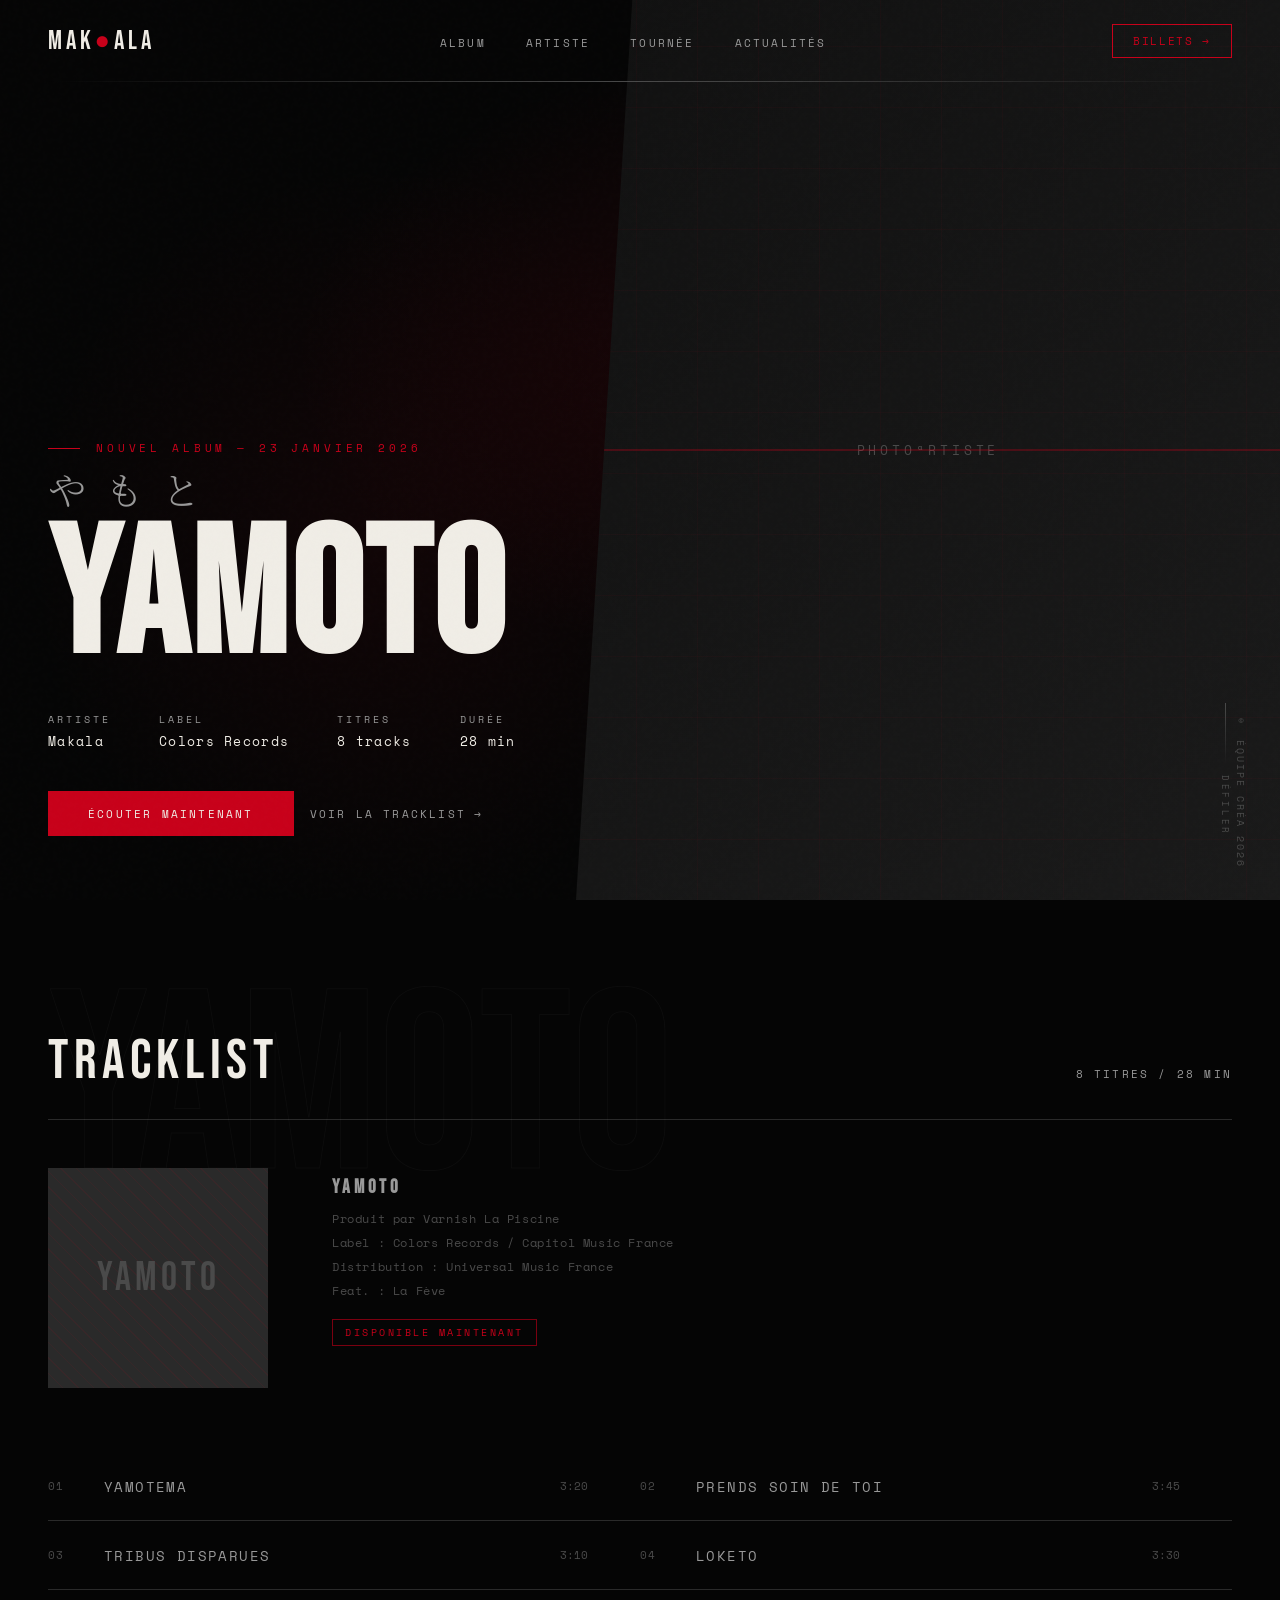
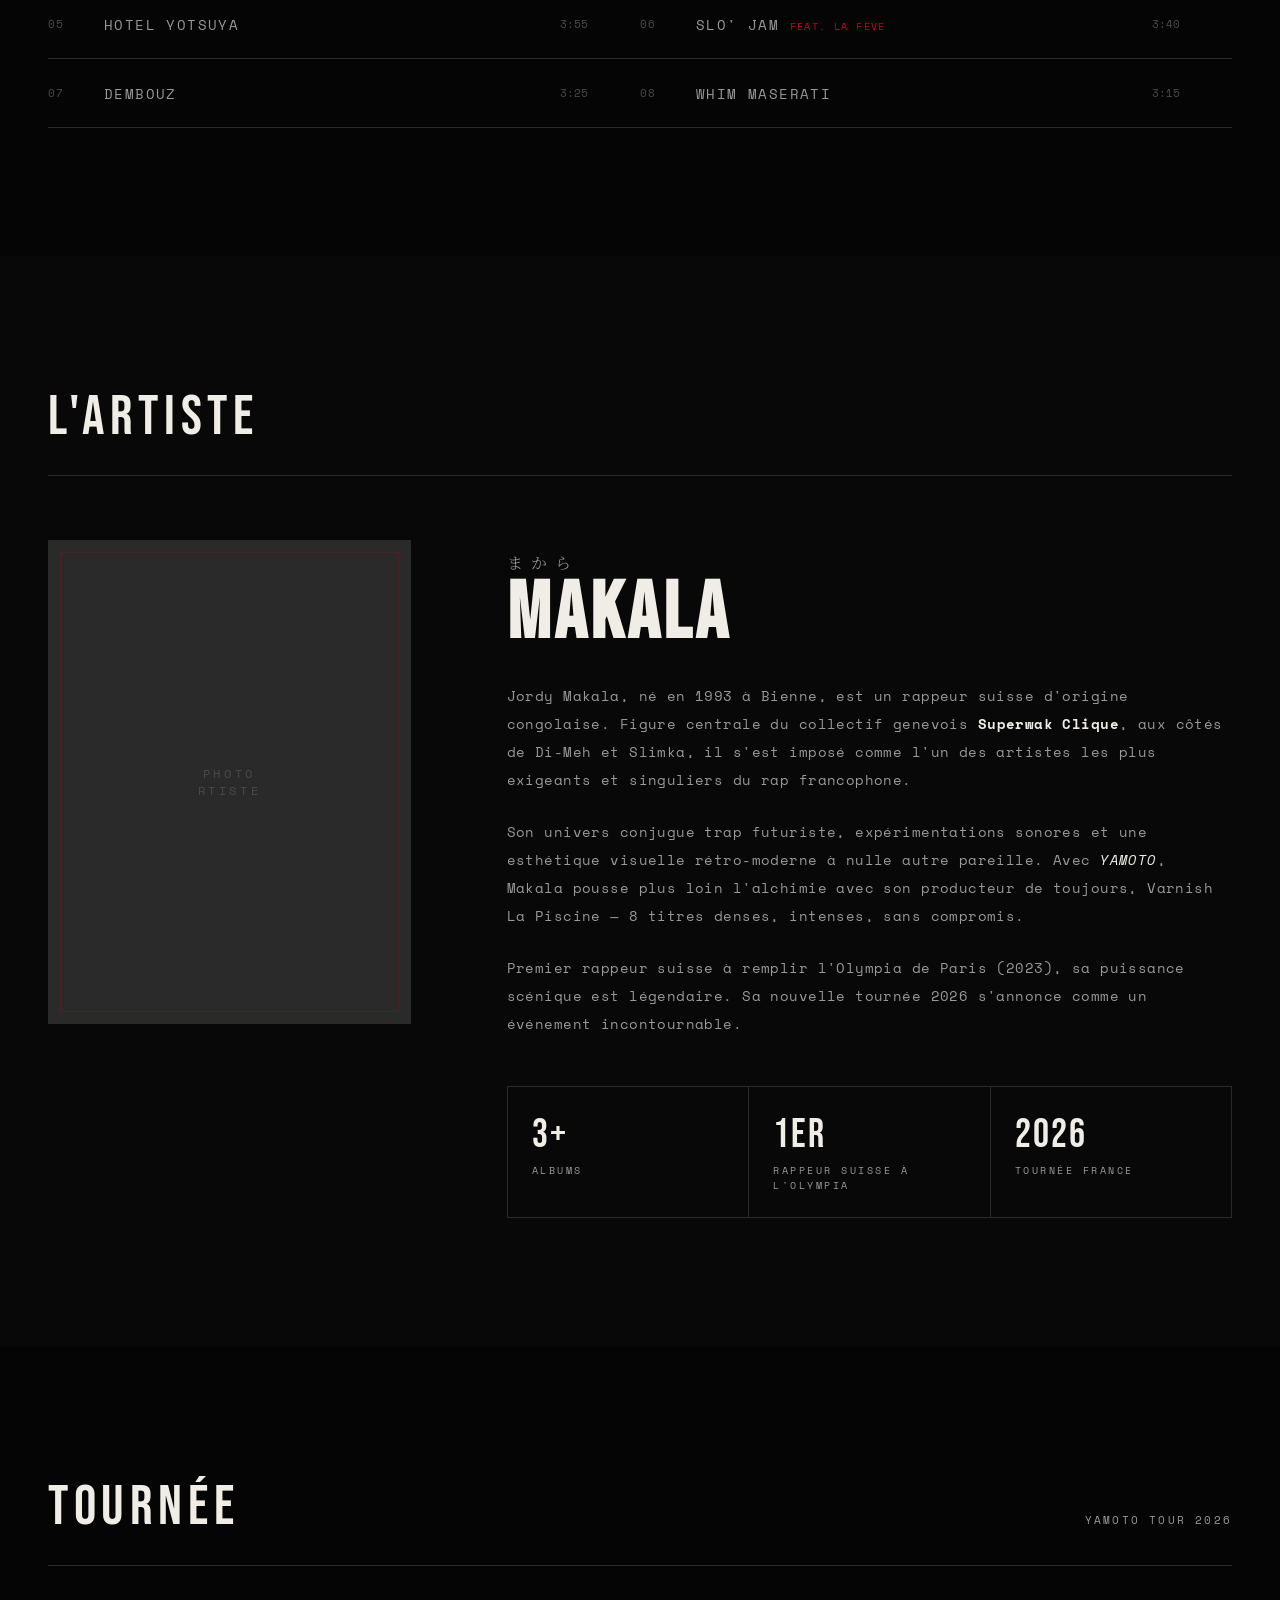
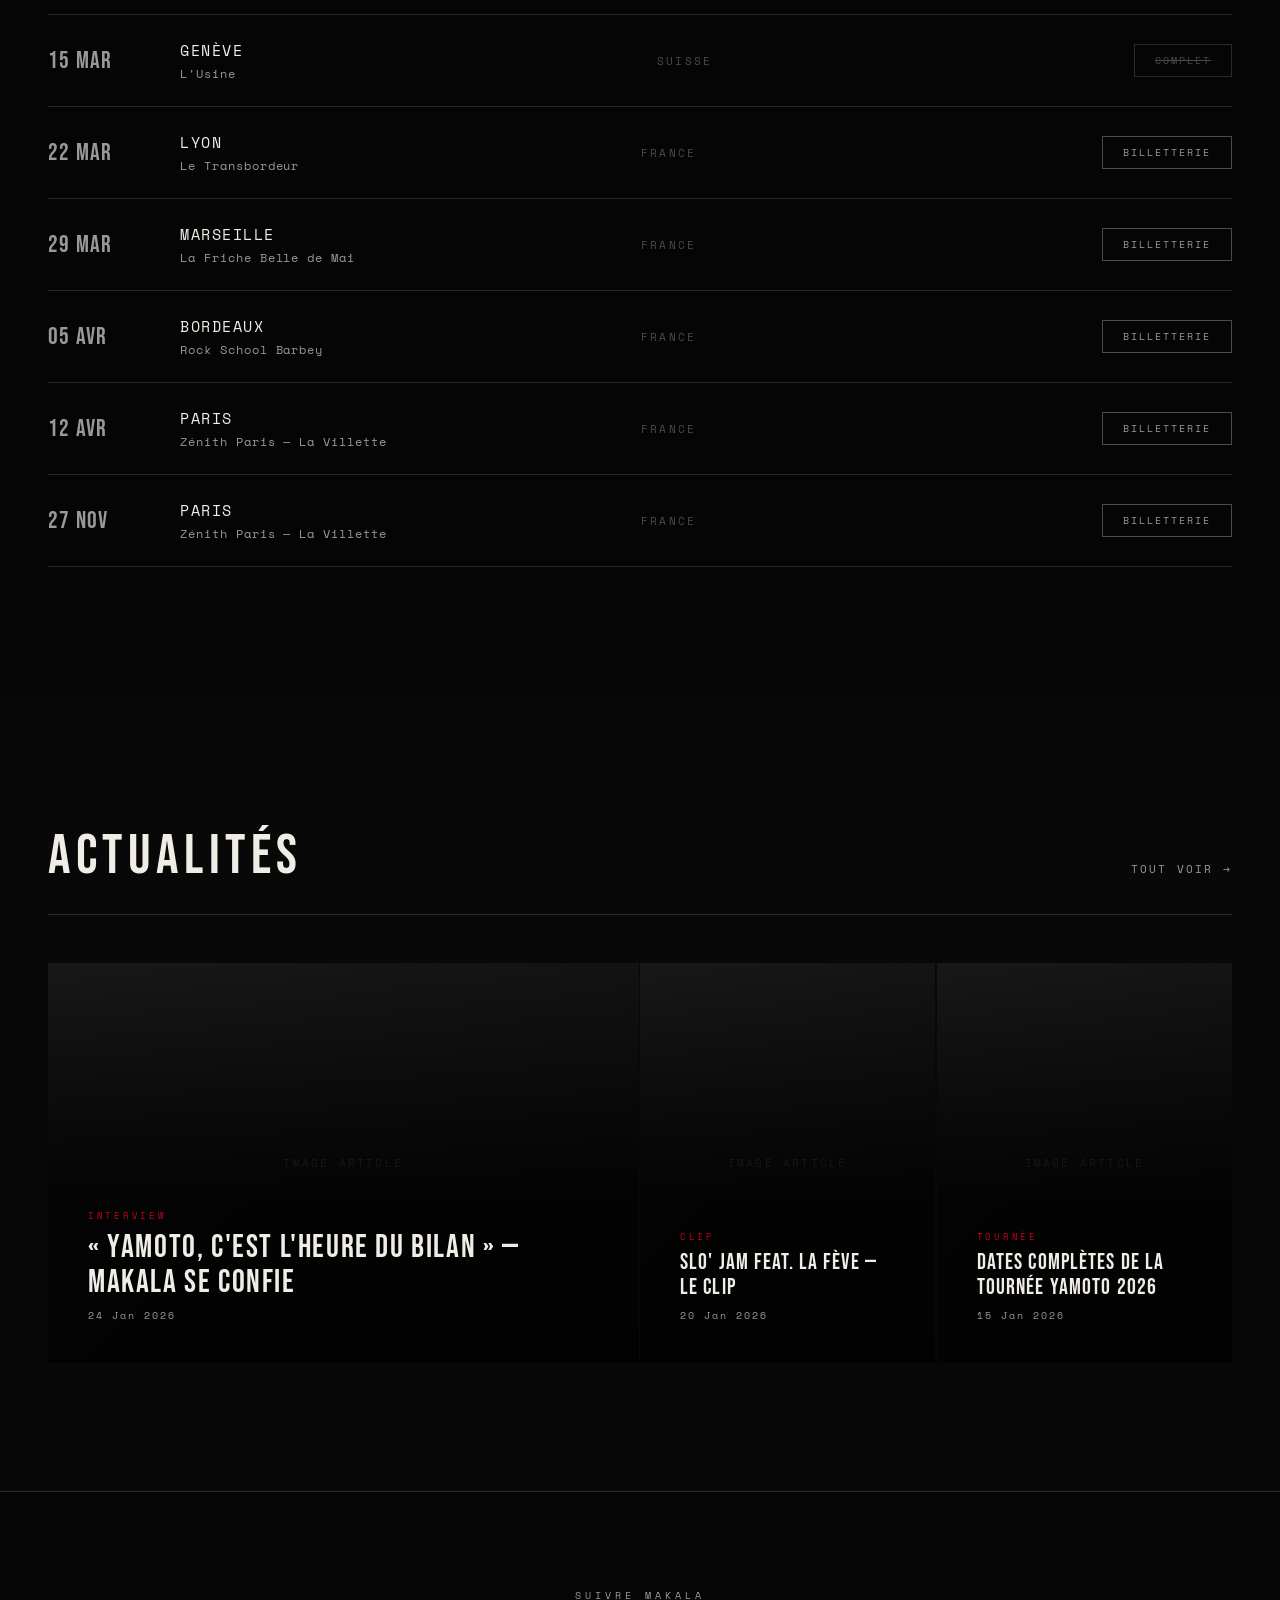
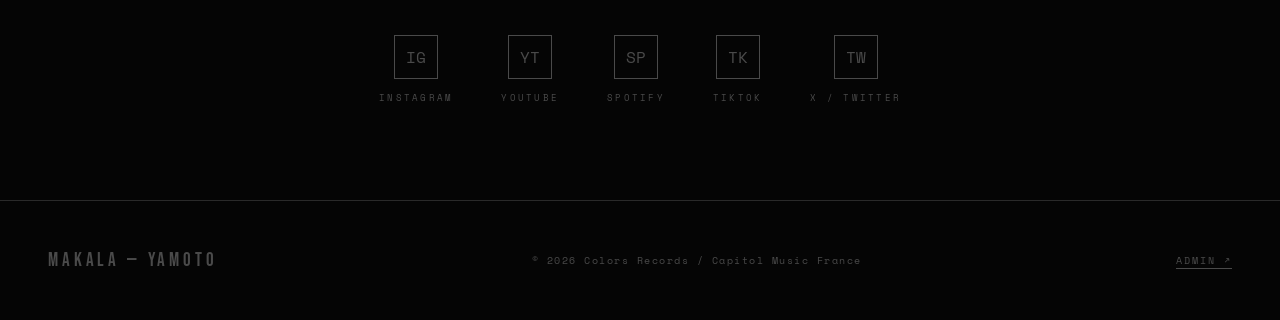
<file: public/index.html>
<!DOCTYPE html>
<html lang="fr">
<head>
<meta charset="UTF-8">
<meta name="viewport" content="width=device-width, initial-scale=1.0">
<title>YAMOTO — MAKALA</title>
<link rel="preconnect" href="https://fonts.googleapis.com">
<link rel="preconnect" href="https://fonts.gstatic.com" crossorigin>
<link href="https://fonts.googleapis.com/css2?family=Bebas+Neue&family=Space+Mono:ital,wght@0,400;0,700;1,400&family=Noto+Serif+JP:wght@300;400&display=swap" rel="stylesheet">
<style>
  :root {
    --black: #050505;
    --white: #f0ede6;
    --red: #c8001a;
    --red-dim: #7a0010;
    --gray: #2a2a2a;
    --gray-mid: #4a4a4a;
    --gray-light: #999;
    --font-display: 'Bebas Neue', sans-serif;
    --font-mono: 'Space Mono', monospace;
    --font-jp: 'Noto Serif JP', serif;
  }

  *, *::before, *::after { box-sizing: border-box; margin: 0; padding: 0; }

  html { scroll-behavior: smooth; }

  body {
    background: var(--black);
    color: var(--white);
    font-family: var(--font-mono);
    font-size: 14px;
    overflow-x: hidden;
    cursor: crosshair;
  }

  a { color: inherit; text-decoration: none; }

  /* ─── NOISE OVERLAY ─── */
  body::before {
    content: '';
    position: fixed;
    inset: 0;
    background-image: url("data:image/svg+xml,%3Csvg viewBox='0 0 200 200' xmlns='http://www.w3.org/2000/svg'%3E%3Cfilter id='n'%3E%3CfeTurbulence type='fractalNoise' baseFrequency='0.9' numOctaves='4' stitchTiles='stitch'/%3E%3C/filter%3E%3Crect width='100%25' height='100%25' filter='url(%23n)' opacity='0.04'/%3E%3C/svg%3E");
    pointer-events: none;
    z-index: 999;
    opacity: 0.35;
  }

  /* ─── NAV ─── */
  nav {
    position: fixed;
    top: 0; left: 0; right: 0;
    z-index: 100;
    display: flex;
    align-items: center;
    justify-content: space-between;
    padding: 1.5rem 3rem;
    mix-blend-mode: normal;
  }

  nav::after {
    content: '';
    position: absolute;
    bottom: 0; left: 3rem; right: 3rem;
    height: 1px;
    background: linear-gradient(90deg, transparent, var(--gray-mid), transparent);
  }

  .nav-logo {
    font-family: var(--font-display);
    font-size: 1.6rem;
    letter-spacing: 0.15em;
    color: var(--white);
  }

  .nav-logo span {
    color: var(--red);
  }

  .nav-links {
    display: flex;
    gap: 2.5rem;
    list-style: none;
  }

  .nav-links a {
    font-size: 11px;
    letter-spacing: 0.2em;
    text-transform: uppercase;
    color: var(--gray-light);
    transition: color 0.2s;
  }

  .nav-links a:hover { color: var(--white); }

  .nav-cta {
    font-size: 11px;
    letter-spacing: 0.15em;
    text-transform: uppercase;
    border: 1px solid var(--red);
    color: var(--red);
    padding: 0.5rem 1.25rem;
    transition: all 0.2s;
  }

  .nav-cta:hover {
    background: var(--red);
    color: var(--white);
  }

  /* ─── HERO ─── */
  #hero {
    min-height: 100vh;
    display: flex;
    flex-direction: column;
    justify-content: flex-end;
    padding: 0 3rem 4rem;
    position: relative;
    overflow: hidden;
  }

  .hero-bg {
    position: absolute;
    inset: 0;
    background:
      radial-gradient(ellipse 60% 50% at 65% 40%, rgba(200,0,26,0.12) 0%, transparent 70%),
      radial-gradient(ellipse 40% 60% at 30% 60%, rgba(200,0,26,0.06) 0%, transparent 70%),
      var(--black);
  }

  .hero-image-placeholder {
    position: absolute;
    right: 0; top: 0; bottom: 0;
    width: 55%;
    background: linear-gradient(135deg, #111 0%, #1a1a1a 100%);
    clip-path: polygon(8% 0%, 100% 0%, 100% 100%, 0% 100%);
    display: flex;
    align-items: center;
    justify-content: center;
    overflow: hidden;
  }

  .hero-image-placeholder::before {
    content: '';
    position: absolute;
    inset: 0;
    background:
      repeating-linear-gradient(0deg, transparent, transparent 60px, rgba(200,0,26,0.04) 60px, rgba(200,0,26,0.04) 61px),
      repeating-linear-gradient(90deg, transparent, transparent 60px, rgba(200,0,26,0.04) 60px, rgba(200,0,26,0.04) 61px);
  }

  .hero-image-placeholder::after {
    content: 'PHOTO\AARTISTE';
    white-space: pre;
    font-family: var(--font-mono);
    font-size: 13px;
    letter-spacing: 0.3em;
    color: var(--gray-mid);
    text-align: center;
    text-transform: uppercase;
  }

  .hero-image-placeholder .img-credit {
    position: absolute;
    bottom: 2rem;
    right: 2rem;
    font-size: 10px;
    letter-spacing: 0.2em;
    color: var(--gray-mid);
    text-transform: uppercase;
    writing-mode: vertical-rl;
  }

  /* Scanline on image */
  .hero-image-placeholder .scanline {
    position: absolute;
    left: 0; right: 0;
    height: 2px;
    background: rgba(200,0,26,0.3);
    animation: scan 4s linear infinite;
  }

  @keyframes scan {
    0% { top: -2px; opacity: 0; }
    5% { opacity: 1; }
    95% { opacity: 1; }
    100% { top: 100%; opacity: 0; }
  }

  .hero-content {
    position: relative;
    z-index: 10;
    max-width: 55%;
  }

  .hero-eyebrow {
    font-size: 11px;
    letter-spacing: 0.35em;
    text-transform: uppercase;
    color: var(--red);
    margin-bottom: 1rem;
    display: flex;
    align-items: center;
    gap: 1rem;
  }

  .hero-eyebrow::before {
    content: '';
    display: block;
    width: 2rem;
    height: 1px;
    background: var(--red);
  }

  h1 {
    font-family: var(--font-display);
    font-size: clamp(6rem, 14vw, 13rem);
    line-height: 0.9;
    letter-spacing: 0.02em;
    color: var(--white);
    margin-bottom: 0.5rem;
  }

  h1 .jp {
    font-family: var(--font-jp);
    font-size: clamp(1.5rem, 3vw, 2.8rem);
    font-weight: 300;
    letter-spacing: 0.5em;
    color: var(--gray-light);
    display: block;
    margin-bottom: 0.75rem;
  }

  .hero-meta {
    margin-top: 2rem;
    display: flex;
    align-items: center;
    gap: 3rem;
  }

  .hero-meta-item {
    display: flex;
    flex-direction: column;
    gap: 0.25rem;
  }

  .meta-label {
    font-size: 10px;
    letter-spacing: 0.3em;
    text-transform: uppercase;
    color: var(--gray-light);
  }

  .meta-value {
    font-size: 13px;
    letter-spacing: 0.1em;
    color: var(--white);
  }

  .hero-actions {
    margin-top: 2.5rem;
    display: flex;
    gap: 1rem;
    align-items: center;
  }

  .btn-primary {
    background: var(--red);
    color: var(--white);
    padding: 0.9rem 2.5rem;
    font-family: var(--font-mono);
    font-size: 11px;
    letter-spacing: 0.2em;
    text-transform: uppercase;
    border: none;
    cursor: pointer;
    transition: all 0.2s;
    display: inline-block;
  }

  .btn-primary:hover {
    background: #e8001f;
    transform: translateY(-1px);
  }

  .btn-secondary {
    font-size: 11px;
    letter-spacing: 0.2em;
    text-transform: uppercase;
    color: var(--gray-light);
    display: flex;
    align-items: center;
    gap: 0.5rem;
    transition: color 0.2s;
  }

  .btn-secondary::after {
    content: '→';
    transition: transform 0.2s;
  }

  .btn-secondary:hover { color: var(--white); }
  .btn-secondary:hover::after { transform: translateX(4px); }

  .hero-scroll {
    position: absolute;
    bottom: 4rem;
    right: 3rem;
    display: flex;
    flex-direction: column;
    align-items: center;
    gap: 0.75rem;
    z-index: 10;
  }

  .hero-scroll span {
    font-size: 9px;
    letter-spacing: 0.3em;
    text-transform: uppercase;
    color: var(--gray-mid);
    writing-mode: vertical-rl;
  }

  .scroll-line {
    width: 1px;
    height: 60px;
    background: linear-gradient(to bottom, var(--gray-mid), transparent);
    animation: scrollpulse 2s ease-in-out infinite;
  }

  @keyframes scrollpulse {
    0%, 100% { opacity: 0.3; }
    50% { opacity: 1; }
  }

  /* ─── TRACKLIST ─── */
  #tracklist {
    padding: 8rem 3rem;
    position: relative;
  }

  #tracklist::before {
    content: 'YAMOTO';
    position: absolute;
    top: 4rem; left: 3rem;
    font-family: var(--font-display);
    font-size: 20vw;
    color: transparent;
    -webkit-text-stroke: 1px rgba(255,255,255,0.03);
    pointer-events: none;
    line-height: 1;
    white-space: nowrap;
  }

  .section-header {
    display: flex;
    align-items: baseline;
    justify-content: space-between;
    margin-bottom: 3rem;
    border-bottom: 1px solid var(--gray);
    padding-bottom: 1.5rem;
  }

  .section-title {
    font-family: var(--font-display);
    font-size: 3.5rem;
    letter-spacing: 0.1em;
    color: var(--white);
  }

  .section-count {
    font-size: 11px;
    letter-spacing: 0.2em;
    color: var(--gray-light);
    text-transform: uppercase;
  }

  .tracklist-grid {
    display: grid;
    grid-template-columns: 1fr 1fr;
    gap: 0;
    position: relative;
  }

  .track-item {
    display: flex;
    align-items: center;
    gap: 1.5rem;
    padding: 1.25rem 0;
    border-bottom: 1px solid var(--gray);
    cursor: pointer;
    transition: all 0.2s;
    position: relative;
    overflow: hidden;
  }

  .track-item::before {
    content: '';
    position: absolute;
    left: -100%;
    top: 0; bottom: 0;
    width: 100%;
    background: rgba(200,0,26,0.05);
    transition: left 0.3s ease;
  }

  .track-item:hover::before { left: 0; }

  .track-item:hover .track-name { color: var(--white); }
  .track-item:hover .track-num { color: var(--red); }

  .track-num {
    font-size: 11px;
    letter-spacing: 0.1em;
    color: var(--gray-mid);
    min-width: 2rem;
    transition: color 0.2s;
  }

  .track-name {
    font-size: 14px;
    letter-spacing: 0.1em;
    text-transform: uppercase;
    color: var(--gray-light);
    transition: color 0.2s;
    flex: 1;
  }

  .track-duration {
    font-size: 11px;
    color: var(--gray-mid);
  }

  .track-play {
    width: 28px;
    height: 28px;
    border: 1px solid var(--gray);
    display: flex;
    align-items: center;
    justify-content: center;
    font-size: 8px;
    color: var(--gray-mid);
    opacity: 0;
    transition: all 0.2s;
    flex-shrink: 0;
  }

  .track-item:hover .track-play {
    opacity: 1;
    border-color: var(--red);
    color: var(--red);
  }

  /* Album cover area */
  .album-cover {
    grid-column: 1 / -1;
    display: flex;
    gap: 4rem;
    align-items: flex-start;
    margin-bottom: 4rem;
    margin-top: 2rem;
  }

  .cover-placeholder {
    width: 220px;
    height: 220px;
    flex-shrink: 0;
    background: var(--gray);
    position: relative;
    display: flex;
    align-items: center;
    justify-content: center;
    overflow: hidden;
  }

  .cover-placeholder::before {
    content: '';
    position: absolute;
    inset: 0;
    background:
      repeating-linear-gradient(45deg, transparent, transparent 10px, rgba(200,0,26,0.08) 10px, rgba(200,0,26,0.08) 11px);
  }

  .cover-placeholder span {
    font-family: var(--font-display);
    font-size: 2.5rem;
    letter-spacing: 0.1em;
    color: var(--gray-mid);
    position: relative;
    z-index: 1;
  }

  .cover-info {
    padding-top: 0.5rem;
  }

  .cover-info h3 {
    font-family: var(--font-display);
    font-size: 1.2rem;
    letter-spacing: 0.2em;
    color: var(--gray-light);
    text-transform: uppercase;
    margin-bottom: 0.5rem;
  }

  .cover-info p {
    font-size: 12px;
    color: var(--gray-mid);
    line-height: 2;
    letter-spacing: 0.05em;
  }

  .cover-info .release-badge {
    display: inline-block;
    border: 1px solid var(--red-dim);
    color: var(--red);
    font-size: 10px;
    letter-spacing: 0.25em;
    padding: 0.3rem 0.75rem;
    text-transform: uppercase;
    margin-top: 1rem;
  }

  /* ─── ARTIST BIO ─── */
  #artist {
    padding: 8rem 3rem;
    background: #080808;
    position: relative;
  }

  .bio-grid {
    display: grid;
    grid-template-columns: 1fr 2fr;
    gap: 6rem;
    align-items: start;
    margin-top: 4rem;
  }

  .bio-portrait {
    aspect-ratio: 3/4;
    background: var(--gray);
    position: relative;
    overflow: hidden;
    display: flex;
    align-items: center;
    justify-content: center;
  }

  .bio-portrait::after {
    content: 'PHOTO\ARTISTE';
    white-space: pre;
    font-family: var(--font-mono);
    font-size: 12px;
    letter-spacing: 0.3em;
    color: var(--gray-mid);
    text-align: center;
    text-transform: uppercase;
  }

  .bio-portrait .portrait-frame {
    position: absolute;
    inset: 12px;
    border: 1px solid rgba(200,0,26,0.2);
    pointer-events: none;
  }

  .bio-text {
    padding-top: 1rem;
  }

  .bio-text h2 {
    font-family: var(--font-display);
    font-size: 5rem;
    letter-spacing: 0.05em;
    line-height: 0.9;
    margin-bottom: 2rem;
  }

  .bio-text h2 em {
    display: block;
    font-family: var(--font-jp);
    font-style: normal;
    font-size: 1rem;
    letter-spacing: 0.5em;
    color: var(--gray-light);
    font-weight: 300;
    margin-bottom: 0.5rem;
  }

  .bio-text p {
    font-size: 14px;
    line-height: 2;
    color: var(--gray-light);
    margin-bottom: 1.5rem;
    letter-spacing: 0.03em;
  }

  .bio-stats {
    display: grid;
    grid-template-columns: repeat(3, 1fr);
    gap: 0;
    margin-top: 3rem;
    border-top: 1px solid var(--gray);
    border-left: 1px solid var(--gray);
  }

  .bio-stat {
    padding: 1.5rem;
    border-right: 1px solid var(--gray);
    border-bottom: 1px solid var(--gray);
  }

  .bio-stat .stat-num {
    font-family: var(--font-display);
    font-size: 2.5rem;
    color: var(--white);
    letter-spacing: 0.05em;
  }

  .bio-stat .stat-label {
    font-size: 10px;
    letter-spacing: 0.25em;
    text-transform: uppercase;
    color: var(--gray-light);
    margin-top: 0.25rem;
  }

  /* ─── TOUR DATES ─── */
  #tour {
    padding: 8rem 3rem;
  }

  .tour-list {
    margin-top: 3rem;
  }

  .tour-item {
    display: grid;
    grid-template-columns: 100px 1fr 1fr auto;
    align-items: center;
    gap: 2rem;
    padding: 1.5rem 0;
    border-bottom: 1px solid var(--gray);
    cursor: pointer;
    transition: all 0.2s;
  }

  .tour-item:first-child { border-top: 1px solid var(--gray); }

  .tour-item:hover { padding-left: 1rem; }
  .tour-item:hover .tour-date { color: var(--red); }

  .tour-date {
    font-family: var(--font-display);
    font-size: 1.5rem;
    letter-spacing: 0.05em;
    color: var(--gray-light);
    transition: color 0.2s;
  }

  .tour-city {
    font-size: 15px;
    letter-spacing: 0.1em;
    text-transform: uppercase;
    color: var(--white);
  }

  .tour-venue {
    font-size: 12px;
    letter-spacing: 0.08em;
    color: var(--gray-light);
    margin-top: 0.25rem;
  }

  .tour-country {
    font-size: 11px;
    letter-spacing: 0.2em;
    text-transform: uppercase;
    color: var(--gray-mid);
  }

  .tour-ticket {
    font-size: 10px;
    letter-spacing: 0.2em;
    text-transform: uppercase;
    padding: 0.5rem 1.25rem;
    border: 1px solid var(--gray-mid);
    color: var(--gray-light);
    transition: all 0.2s;
    white-space: nowrap;
  }

  .tour-ticket:hover {
    border-color: var(--red);
    color: var(--red);
  }

  .tour-ticket.sold-out {
    border-color: var(--gray);
    color: var(--gray-mid);
    text-decoration: line-through;
    cursor: not-allowed;
  }

  /* ─── BLOG ─── */
  #news {
    padding: 8rem 3rem;
    background: #080808;
  }

  .news-grid {
    display: grid;
    grid-template-columns: 2fr 1fr 1fr;
    gap: 1.5px;
    margin-top: 3rem;
  }

  .news-card {
    background: var(--gray);
    padding: 2.5rem;
    position: relative;
    overflow: hidden;
    cursor: pointer;
    transition: background 0.2s;
    min-height: 300px;
    display: flex;
    flex-direction: column;
    justify-content: flex-end;
  }

  .news-card:hover { background: #2f2f2f; }

  .news-card.featured { min-height: 400px; }

  .news-img {
    position: absolute;
    inset: 0;
    background: linear-gradient(135deg, #181818, #0f0f0f);
    display: flex;
    align-items: center;
    justify-content: center;
    font-size: 11px;
    letter-spacing: 0.2em;
    color: var(--gray-mid);
    text-transform: uppercase;
  }

  .news-img::after {
    content: attr(data-label);
  }

  .news-overlay {
    position: absolute;
    inset: 0;
    background: linear-gradient(to top, rgba(0,0,0,0.85) 40%, transparent 100%);
  }

  .news-content { position: relative; z-index: 1; }

  .news-cat {
    font-size: 9px;
    letter-spacing: 0.3em;
    text-transform: uppercase;
    color: var(--red);
    margin-bottom: 0.5rem;
  }

  .news-title {
    font-family: var(--font-display);
    font-size: 1.4rem;
    letter-spacing: 0.05em;
    line-height: 1.1;
    color: var(--white);
    margin-bottom: 0.5rem;
  }

  .news-card.featured .news-title { font-size: 2rem; }

  .news-date {
    font-size: 10px;
    letter-spacing: 0.2em;
    color: var(--gray-light);
  }

  /* ─── SOCIALS ─── */
  #socials {
    padding: 6rem 3rem;
    text-align: center;
    border-top: 1px solid var(--gray);
    border-bottom: 1px solid var(--gray);
  }

  .socials-label {
    font-size: 10px;
    letter-spacing: 0.4em;
    text-transform: uppercase;
    color: var(--gray-light);
    margin-bottom: 2rem;
  }

  .social-links {
    display: flex;
    justify-content: center;
    gap: 3rem;
  }

  .social-link {
    display: flex;
    flex-direction: column;
    align-items: center;
    gap: 0.75rem;
    color: var(--gray-mid);
    transition: color 0.2s;
  }

  .social-link:hover { color: var(--white); }

  .social-icon {
    width: 44px;
    height: 44px;
    border: 1px solid currentColor;
    display: flex;
    align-items: center;
    justify-content: center;
    font-size: 16px;
    transition: all 0.2s;
  }

  .social-link:hover .social-icon {
    border-color: var(--red);
    color: var(--red);
  }

  .social-name {
    font-size: 9px;
    letter-spacing: 0.25em;
    text-transform: uppercase;
  }

  /* ─── FOOTER ─── */
  footer {
    padding: 3rem;
    display: flex;
    align-items: center;
    justify-content: space-between;
  }

  .footer-logo {
    font-family: var(--font-display);
    font-size: 1.2rem;
    letter-spacing: 0.2em;
    color: var(--gray-mid);
  }

  .footer-copy {
    font-size: 10px;
    letter-spacing: 0.15em;
    color: var(--gray-mid);
  }

  .footer-admin {
    font-size: 10px;
    letter-spacing: 0.2em;
    text-transform: uppercase;
    color: var(--gray-mid);
    border-bottom: 1px solid var(--gray-mid);
    transition: color 0.2s;
  }

  .footer-admin:hover { color: var(--gray-light); }

  /* ─── MOBILE ─── */
  @media (max-width: 768px) {
    nav { padding: 1.25rem 1.5rem; }
    .nav-links { display: none; }

    #hero { padding: 0 1.5rem 3rem; }
    h1 { font-size: 5.5rem; }
    .hero-content { max-width: 100%; }
    .hero-image-placeholder { display: none; }
    .hero-meta { gap: 1.5rem; flex-wrap: wrap; }

    #tracklist, #artist, #tour, #news { padding: 4rem 1.5rem; }

    .tracklist-grid { grid-template-columns: 1fr; }

    .bio-grid { grid-template-columns: 1fr; gap: 2rem; }
    .bio-portrait { aspect-ratio: 4/3; }
    .bio-text h2 { font-size: 3.5rem; }

    .tour-item { grid-template-columns: 80px 1fr auto; gap: 1rem; }
    .tour-country { display: none; }

    .news-grid { grid-template-columns: 1fr; }

    footer { flex-direction: column; gap: 1rem; text-align: center; }
  }

  /* ─── FADE IN ─── */
  .reveal {
    opacity: 0;
    transform: translateY(20px);
    transition: opacity 0.7s ease, transform 0.7s ease;
  }

  .reveal.visible {
    opacity: 1;
    transform: none;
  }
</style>
</head>
<body>

<!-- NAV -->
<nav>
  <div class="nav-logo">MAK<span>●</span>ALA</div>
  <ul class="nav-links">
    <li><a href="#tracklist">Album</a></li>
    <li><a href="#artist">Artiste</a></li>
    <li><a href="#tour">Tournée</a></li>
    <li><a href="#news">Actualités</a></li>
  </ul>
  <a href="#tour" class="nav-cta">Billets →</a>
</nav>

<!-- HERO -->
<section id="hero">
  <div class="hero-bg"></div>

  <div class="hero-image-placeholder">
    <div class="scanline"></div>
    <span class="img-credit">© Équipe créa 2026</span>
  </div>

  <div class="hero-content">
    <div class="hero-eyebrow">Nouvel album — 23 janvier 2026</div>
    <h1>
      <span class="jp">やもと</span>
      YAMOTO
    </h1>

    <div class="hero-meta">
      <div class="hero-meta-item">
        <span class="meta-label">Artiste</span>
        <span class="meta-value">Makala</span>
      </div>
      <div class="hero-meta-item">
        <span class="meta-label">Label</span>
        <span class="meta-value">Colors Records</span>
      </div>
      <div class="hero-meta-item">
        <span class="meta-label">Titres</span>
        <span class="meta-value">8 tracks</span>
      </div>
      <div class="hero-meta-item">
        <span class="meta-label">Durée</span>
        <span class="meta-value">28 min</span>
      </div>
    </div>

    <div class="hero-actions">
      <a href="https://open.spotify.com/album/0EjCJLiU0XitcOncE1ZCdk" class="btn-primary">Écouter maintenant</a>
      <a href="#tracklist" class="btn-secondary">Voir la tracklist</a>
    </div>
  </div>

  <div class="hero-scroll">
    <div class="scroll-line"></div>
    <span>Défiler</span>
  </div>
</section>

<!-- TRACKLIST -->
<section id="tracklist">
  <div class="section-header reveal">
    <span class="section-title">Tracklist</span>
    <span class="section-count">8 titres / 28 min</span>
  </div>

  <div class="album-cover reveal">
    <div class="cover-placeholder">
      <span>YAMOTO</span>
    </div>
    <div class="cover-info">
      <h3>YAMOTO</h3>
      <p>
        Produit par Varnish La Piscine<br>
        Label : Colors Records / Capitol Music France<br>
        Distribution : Universal Music France<br>
        Feat. : La Fève
      </p>
      <span class="release-badge">Disponible maintenant</span>
    </div>
  </div>

  <div class="tracklist-grid">
    <div class="track-item reveal">
      <span class="track-num">01</span>
      <span class="track-name">Yamotema</span>
      <span class="track-duration">3:20</span>
      <div class="track-play">▶</div>
    </div>
    <div class="track-item reveal">
      <span class="track-num">02</span>
      <span class="track-name">Prends Soin de Toi</span>
      <span class="track-duration">3:45</span>
      <div class="track-play">▶</div>
    </div>
    <div class="track-item reveal">
      <span class="track-num">03</span>
      <span class="track-name">Tribus Disparues</span>
      <span class="track-duration">3:10</span>
      <div class="track-play">▶</div>
    </div>
    <div class="track-item reveal">
      <span class="track-num">04</span>
      <span class="track-name">Loketo</span>
      <span class="track-duration">3:30</span>
      <div class="track-play">▶</div>
    </div>
    <div class="track-item reveal">
      <span class="track-num">05</span>
      <span class="track-name">Hotel Yotsuya</span>
      <span class="track-duration">3:55</span>
      <div class="track-play">▶</div>
    </div>
    <div class="track-item reveal">
      <span class="track-num">06</span>
      <span class="track-name">Slo' Jam <span style="font-size:10px;color:var(--red)">feat. La Fève</span></span>
      <span class="track-duration">3:40</span>
      <div class="track-play">▶</div>
    </div>
    <div class="track-item reveal">
      <span class="track-num">07</span>
      <span class="track-name">Dembouz</span>
      <span class="track-duration">3:25</span>
      <div class="track-play">▶</div>
    </div>
    <div class="track-item reveal">
      <span class="track-num">08</span>
      <span class="track-name">Whim Maserati</span>
      <span class="track-duration">3:15</span>
      <div class="track-play">▶</div>
    </div>
  </div>
</section>

<!-- ARTIST -->
<section id="artist">
  <div class="section-header reveal">
    <span class="section-title">L'Artiste</span>
  </div>

  <div class="bio-grid">
    <div class="bio-portrait reveal">
      <div class="portrait-frame"></div>
    </div>

    <div class="bio-text reveal">
      <h2>
        <em>まから</em>
        MAKALA
      </h2>
      <p>
        Jordy Makala, né en 1993 à Bienne, est un rappeur suisse d'origine congolaise. Figure centrale du collectif genevois <strong style="color:var(--white)">Superwak Clique</strong>, aux côtés de Di-Meh et Slimka, il s'est imposé comme l'un des artistes les plus exigeants et singuliers du rap francophone.
      </p>
      <p>
        Son univers conjugue trap futuriste, expérimentations sonores et une esthétique visuelle rétro-moderne à nulle autre pareille. Avec <em style="color:var(--white)">YAMOTO</em>, Makala pousse plus loin l'alchimie avec son producteur de toujours, Varnish La Piscine — 8 titres denses, intenses, sans compromis.
      </p>
      <p>
        Premier rappeur suisse à remplir l'Olympia de Paris (2023), sa puissance scénique est légendaire. Sa nouvelle tournée 2026 s'annonce comme un événement incontournable.
      </p>

      <div class="bio-stats">
        <div class="bio-stat">
          <div class="stat-num">3+</div>
          <div class="stat-label">Albums</div>
        </div>
        <div class="bio-stat">
          <div class="stat-num">1er</div>
          <div class="stat-label">Rappeur suisse à l'Olympia</div>
        </div>
        <div class="bio-stat">
          <div class="stat-num">2026</div>
          <div class="stat-label">Tournée France</div>
        </div>
      </div>
    </div>
  </div>
</section>

<!-- TOUR -->
<section id="tour">
  <div class="section-header reveal">
    <span class="section-title">Tournée</span>
    <span class="section-count">YAMOTO Tour 2026</span>
  </div>

  <div class="tour-list">
    <div class="tour-item reveal">
      <div class="tour-date">15 MAR</div>
      <div>
        <div class="tour-city">Genève</div>
        <div class="tour-venue">L'Usine</div>
      </div>
      <div class="tour-country">Suisse</div>
      <a href="#" class="tour-ticket sold-out">Complet</a>
    </div>
    <div class="tour-item reveal">
      <div class="tour-date">22 MAR</div>
      <div>
        <div class="tour-city">Lyon</div>
        <div class="tour-venue">Le Transbordeur</div>
      </div>
      <div class="tour-country">France</div>
      <a href="#" class="tour-ticket">Billetterie</a>
    </div>
    <div class="tour-item reveal">
      <div class="tour-date">29 MAR</div>
      <div>
        <div class="tour-city">Marseille</div>
        <div class="tour-venue">La Friche Belle de Mai</div>
      </div>
      <div class="tour-country">France</div>
      <a href="#" class="tour-ticket">Billetterie</a>
    </div>
    <div class="tour-item reveal">
      <div class="tour-date">05 AVR</div>
      <div>
        <div class="tour-city">Bordeaux</div>
        <div class="tour-venue">Rock School Barbey</div>
      </div>
      <div class="tour-country">France</div>
      <a href="#" class="tour-ticket">Billetterie</a>
    </div>
    <div class="tour-item reveal">
      <div class="tour-date">12 AVR</div>
      <div>
        <div class="tour-city">Paris</div>
        <div class="tour-venue">Zénith Paris — La Villette</div>
      </div>
      <div class="tour-country">France</div>
      <a href="#" class="tour-ticket">Billetterie</a>
    </div>
    <div class="tour-item reveal">
      <div class="tour-date">27 NOV</div>
      <div>
        <div class="tour-city">Paris</div>
        <div class="tour-venue">Zénith Paris — La Villette</div>
      </div>
      <div class="tour-country">France</div>
      <a href="#" class="tour-ticket">Billetterie</a>
    </div>
  </div>
</section>

<!-- BLOG / NEWS -->
<section id="news">
  <div class="section-header reveal">
    <span class="section-title">Actualités</span>
    <a href="blog.html" style="font-size:11px;letter-spacing:0.2em;color:var(--gray-light);text-transform:uppercase;">Tout voir →</a>
  </div>

  <div class="news-grid reveal">
    <div class="news-card featured">
      <div class="news-img" data-label="Image article"></div>
      <div class="news-overlay"></div>
      <div class="news-content">
        <div class="news-cat">Interview</div>
        <div class="news-title">« YAMOTO, c'est l'heure du bilan » — Makala se confie</div>
        <div class="news-date">24 Jan 2026</div>
      </div>
    </div>
    <div class="news-card">
      <div class="news-img" data-label="Image article"></div>
      <div class="news-overlay"></div>
      <div class="news-content">
        <div class="news-cat">Clip</div>
        <div class="news-title">Slo' Jam feat. La Fève — le clip</div>
        <div class="news-date">20 Jan 2026</div>
      </div>
    </div>
    <div class="news-card">
      <div class="news-img" data-label="Image article"></div>
      <div class="news-overlay"></div>
      <div class="news-content">
        <div class="news-cat">Tournée</div>
        <div class="news-title">Dates complètes de la tournée YAMOTO 2026</div>
        <div class="news-date">15 Jan 2026</div>
      </div>
    </div>
  </div>
</section>

<!-- SOCIALS -->
<section id="socials">
  <div class="socials-label">Suivre Makala</div>
  <div class="social-links">
    <a href="#" class="social-link">
      <div class="social-icon">IG</div>
      <span class="social-name">Instagram</span>
    </a>
    <a href="#" class="social-link">
      <div class="social-icon">YT</div>
      <span class="social-name">YouTube</span>
    </a>
    <a href="#" class="social-link">
      <div class="social-icon">SP</div>
      <span class="social-name">Spotify</span>
    </a>
    <a href="#" class="social-link">
      <div class="social-icon">TK</div>
      <span class="social-name">TikTok</span>
    </a>
    <a href="#" class="social-link">
      <div class="social-icon">TW</div>
      <span class="social-name">X / Twitter</span>
    </a>
  </div>
</section>

<!-- FOOTER -->
<footer>
  <div class="footer-logo">MAKALA — YAMOTO</div>
  <div class="footer-copy">© 2026 Colors Records / Capitol Music France</div>
  <a href="admin/index.php" class="footer-admin">Admin ↗</a>
</footer>

<script>
  const observer = new IntersectionObserver((entries) => {
    entries.forEach((entry, i) => {
      if (entry.isIntersecting) {
        setTimeout(() => {
          entry.target.classList.add('visible');
        }, 80);
        observer.unobserve(entry.target);
      }
    });
  }, { threshold: 0.1 });

  document.querySelectorAll('.reveal').forEach(el => observer.observe(el));
</script>

</body>
</html>
</file>
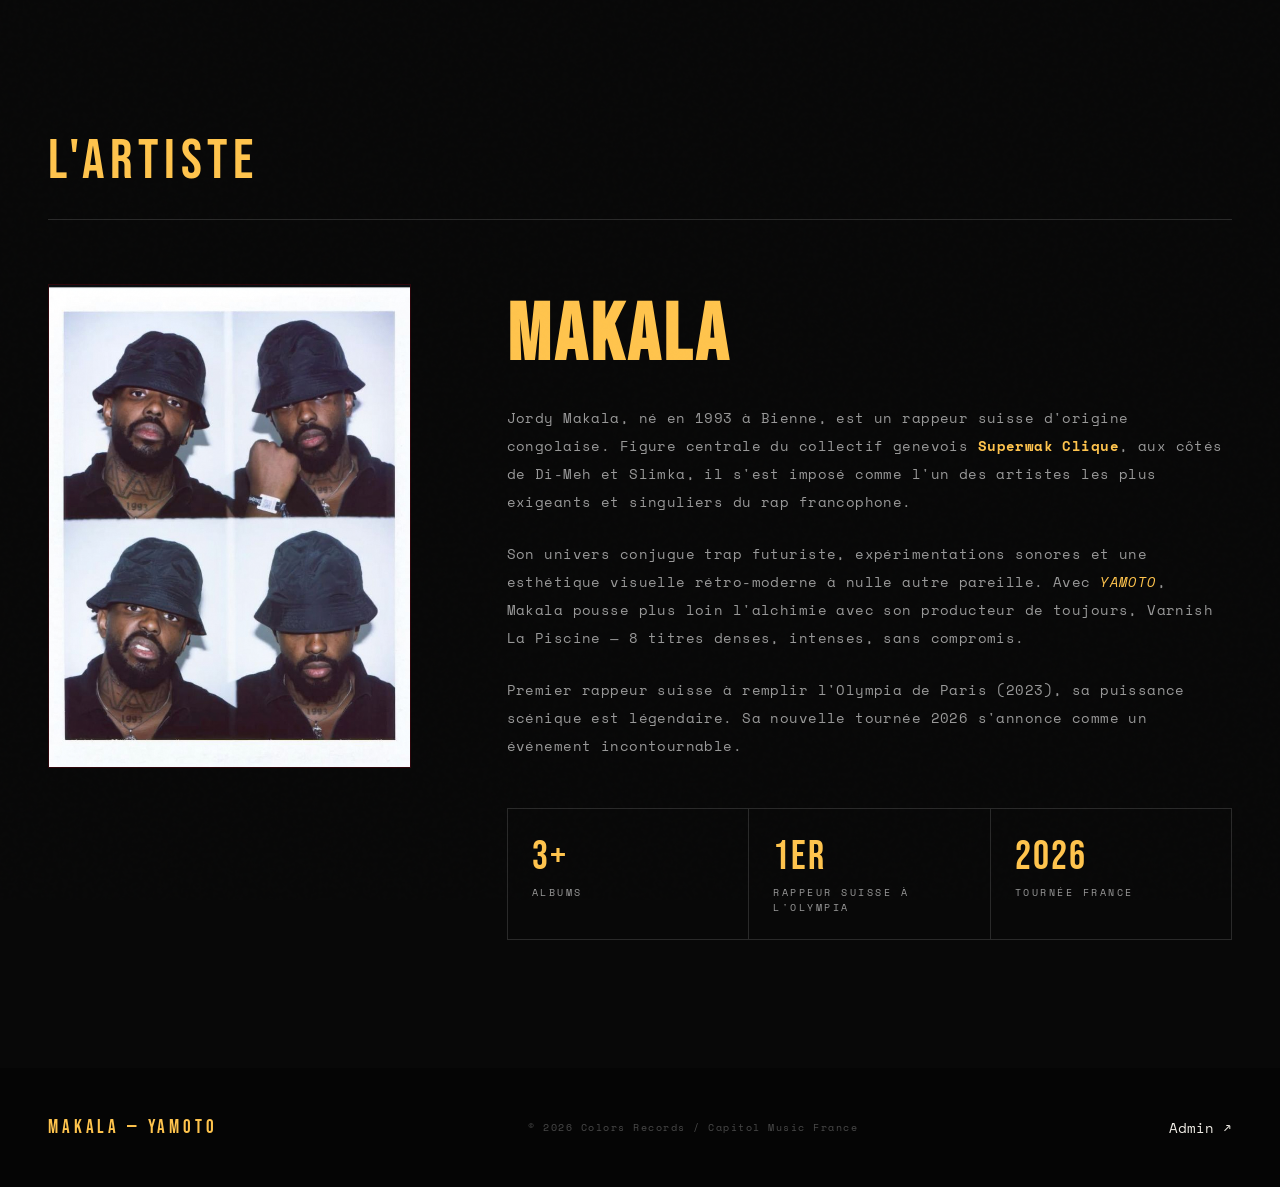
<file: artiste.html>
﻿<!DOCTYPE html>
<html lang="fr">
<head>
<meta charset="UTF-8">
<meta name="viewport" content="width=device-width, initial-scale=1.0">
<title>Artiste — MAKALA</title>
<link rel="preconnect" href="https://fonts.googleapis.com">
<link rel="preconnect" href="https://fonts.gstatic.com" crossorigin>
<link href="https://fonts.googleapis.com/css2?family=Bebas+Neue&family=Space+Mono:ital,wght@0,400;0,700;1,400&family=Noto+Serif+JP:wght@300;400&display=swap" rel="stylesheet">
<link rel="stylesheet" href="assets/main.css">
<link rel="stylesheet" href="assets/Artiste.css">
</head>
<body>

<!-- NAV -->
<nav>
  <div class="nav-logo"><a href="index.html">MAK<span>●</span>ALA</a></div>
  <ul class="nav-links">
    <li><a href="album.html">Album</a></li>
    <li><a href="artiste.html" class="active">Artiste</a></li>
    <li><a href="tournee.html">Tournée</a></li>
    <li><a href="actualites.html">Actualités</a></li>
  </ul>
  <a href="tournee.html" class="nav-cta">Billets →</a>
</nav>

<!-- ARTIST BIO -->
<section id="artist" class="page-section">
  <div class="section-header reveal">
    <span class="section-title">L'Artiste</span>
  </div>
  <div class="bio-grid">
    <div class="bio-portrait reveal">
      <div class="portrait-frame">
        <img src="./png/Makala.jpg" alt="Makala" class="portrait-img">
      </div>
    </div>
    <div class="bio-text reveal">
      <h2>
        MAKALA
      </h2>
      <p>Jordy Makala, né en 1993 à Bienne, est un rappeur suisse d'origine congolaise. Figure centrale du collectif genevois <strong style="color:#FFC44D">Superwak Clique</strong>, aux côtés de Di-Meh et Slimka, il s'est imposé comme l'un des artistes les plus exigeants et singuliers du rap francophone.</p>
      <p>Son univers conjugue trap futuriste, expérimentations sonores et une esthétique visuelle rétro-moderne à nulle autre pareille. Avec <em style="color: #FFC44D">YAMOTO</em>, Makala pousse plus loin l'alchimie avec son producteur de toujours, Varnish La Piscine — 8 titres denses, intenses, sans compromis.</p>
      <p>Premier rappeur suisse à remplir l'Olympia de Paris (2023), sa puissance scénique est légendaire. Sa nouvelle tournée 2026 s'annonce comme un événement incontournable.</p>
      <div class="bio-stats">
        <div class="bio-stat"><div class="stat-num">3+</div><div class="stat-label">Albums</div></div>
        <div class="bio-stat"><div class="stat-num">1er</div><div class="stat-label">Rappeur suisse à l'Olympia</div></div>
        <div class="bio-stat"><div class="stat-num">2026</div><div class="stat-label">Tournée France</div></div>
      </div>
    </div>
  </div>
</section>

<!-- FOOTER -->
<footer>
  <div class="footer-logo">MAKALA — YAMOTO</div>
  <div class="footer-copy">© 2026 Colors Records / Capitol Music France</div>
  <a href="admin/index.php" class="footer-admin">Admin ↗</a>
</footer>

<script>
  document.querySelectorAll('.reveal').forEach(el => {
    const observer = new IntersectionObserver((entries) => {
      entries.forEach(entry => {
        if (entry.isIntersecting) {
          setTimeout(() => entry.target.classList.add('visible'), 80);
          observer.unobserve(entry.target);
        }
      });
    }, { threshold: 0.1 });
    observer.observe(el);
  });
</script>
</body>
</html>
</file>
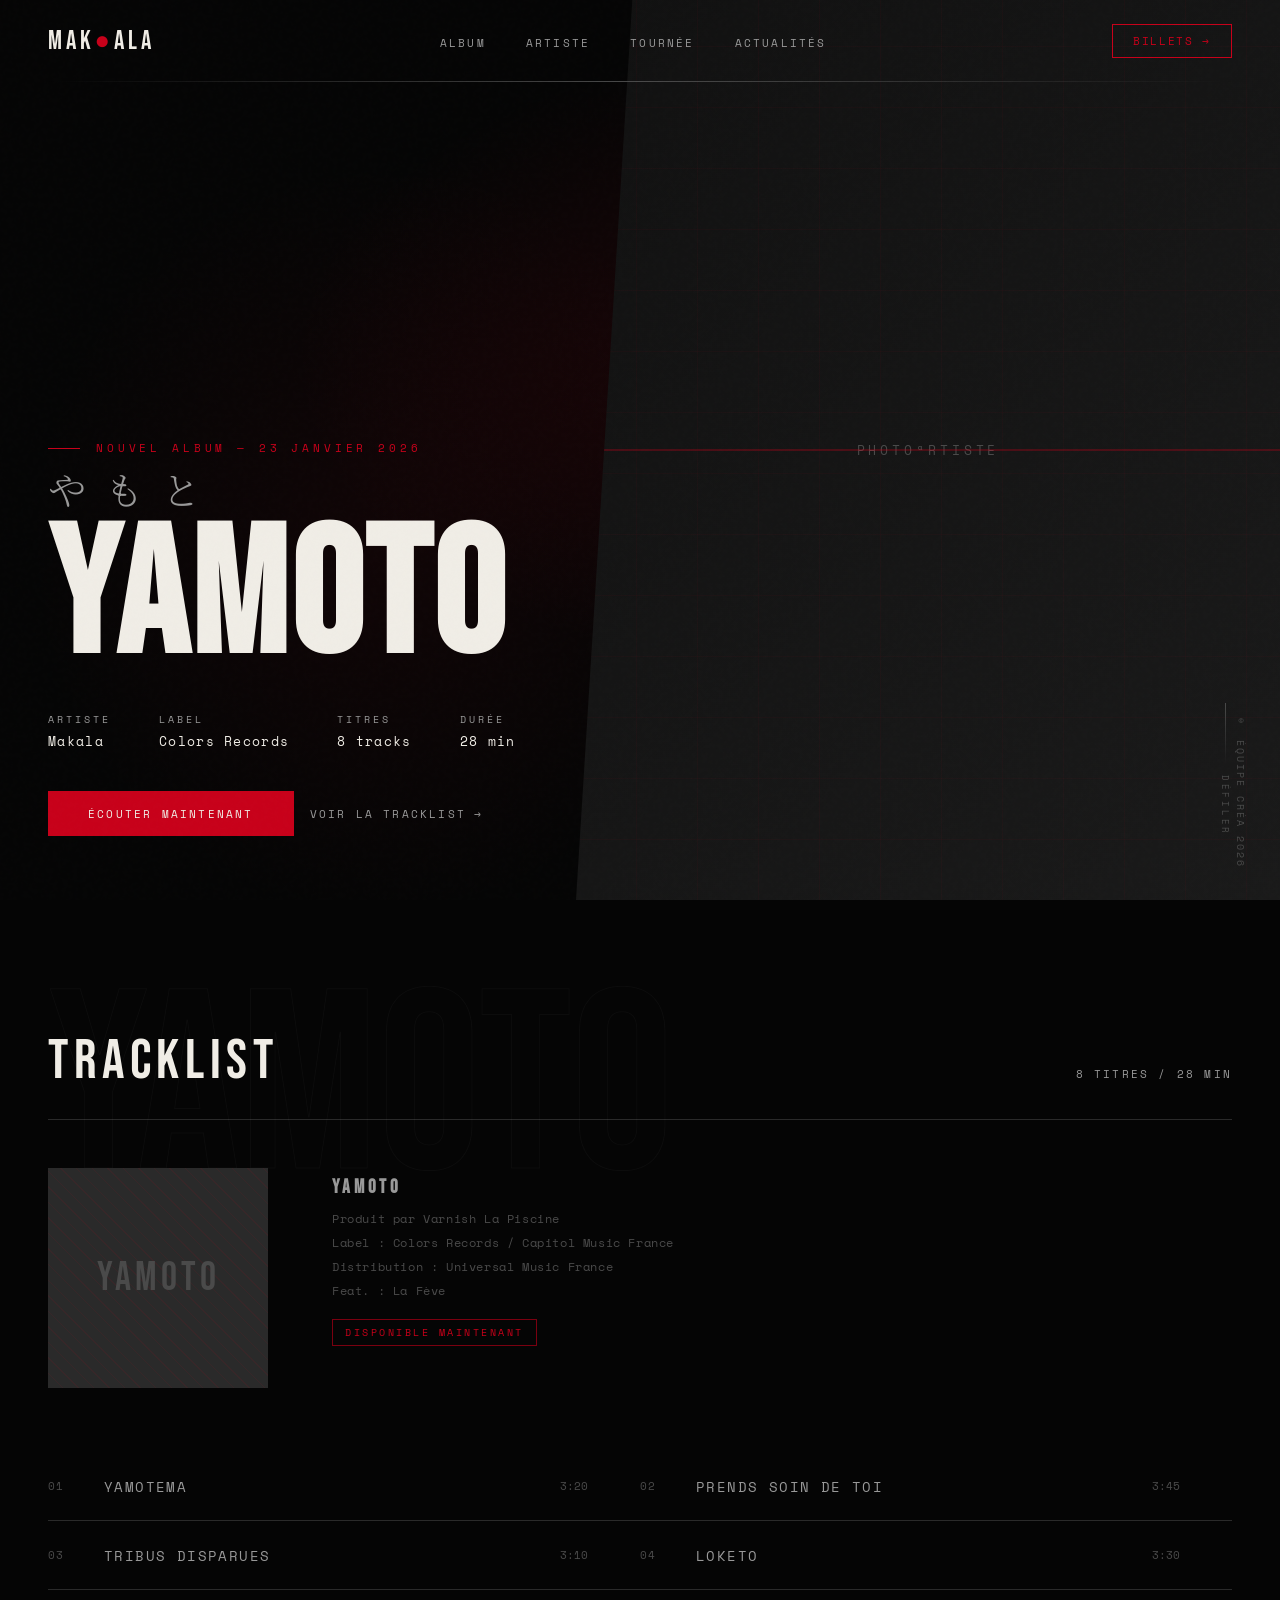
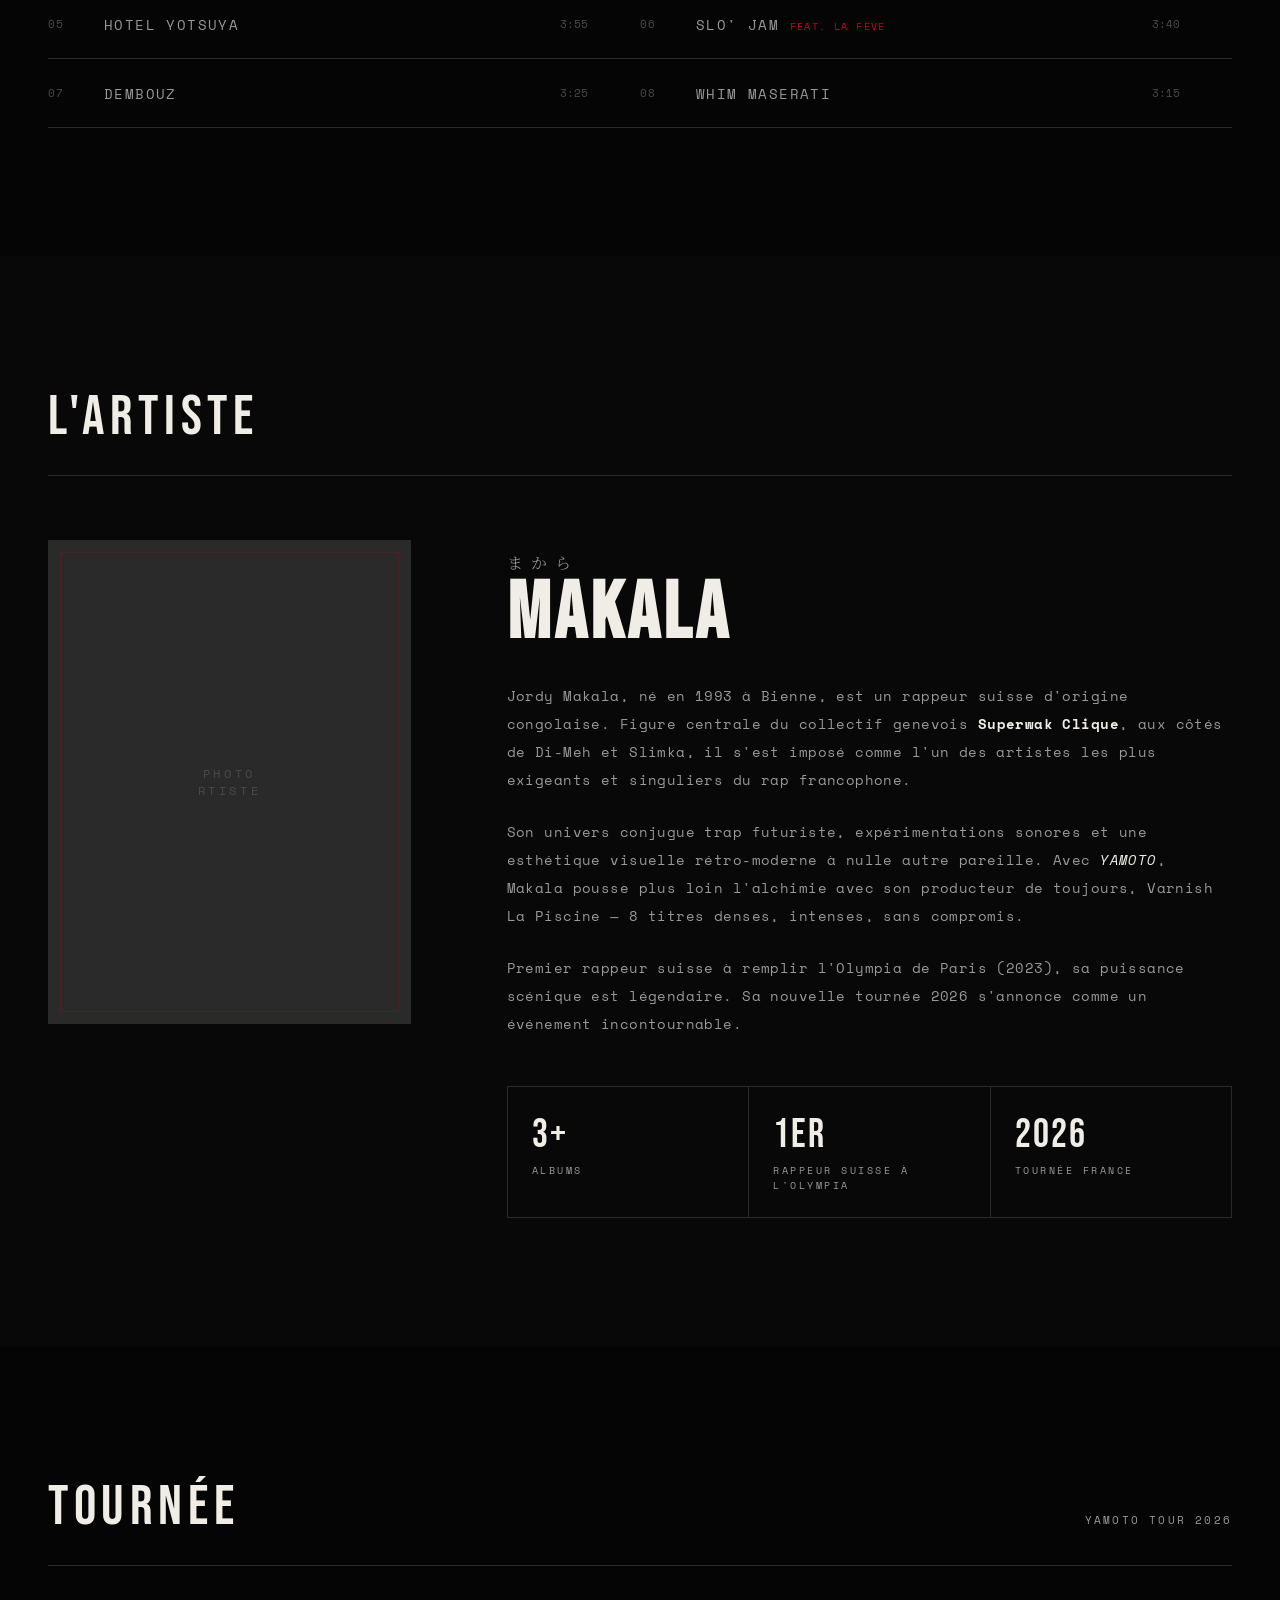
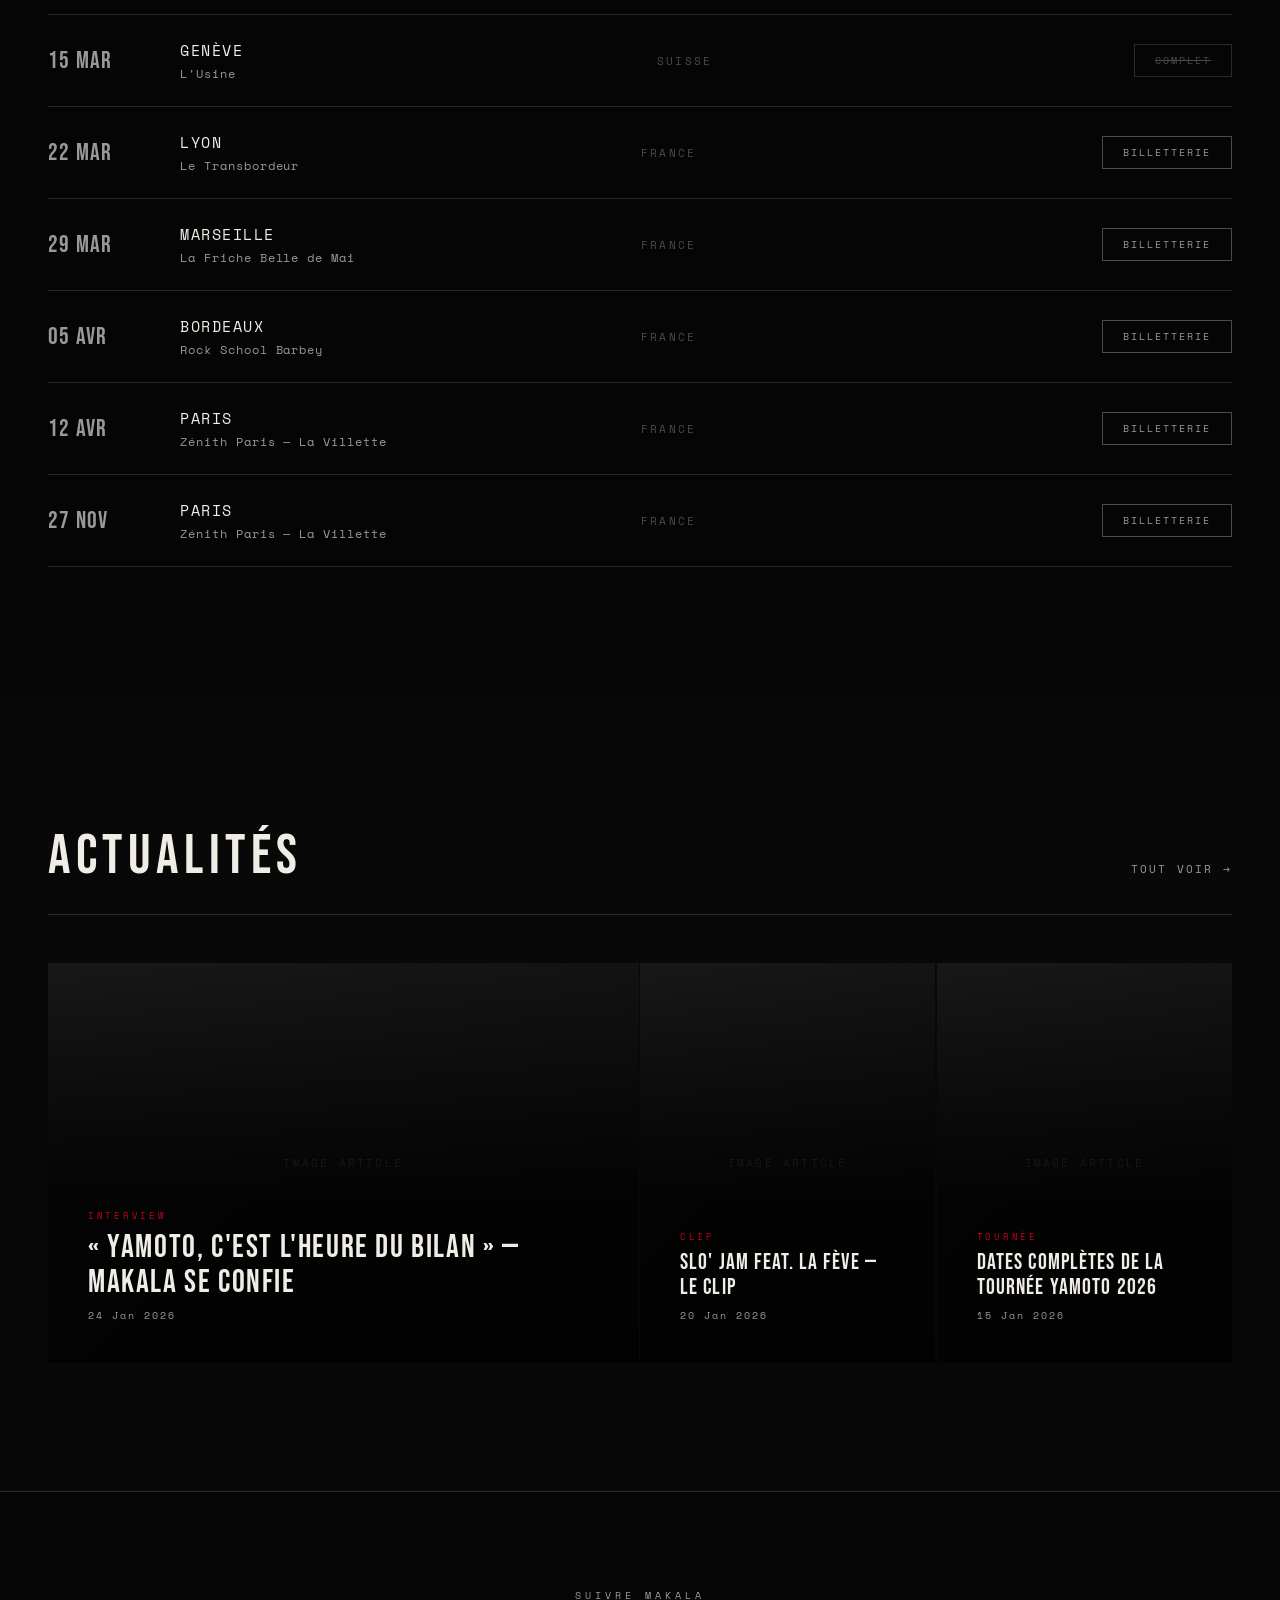
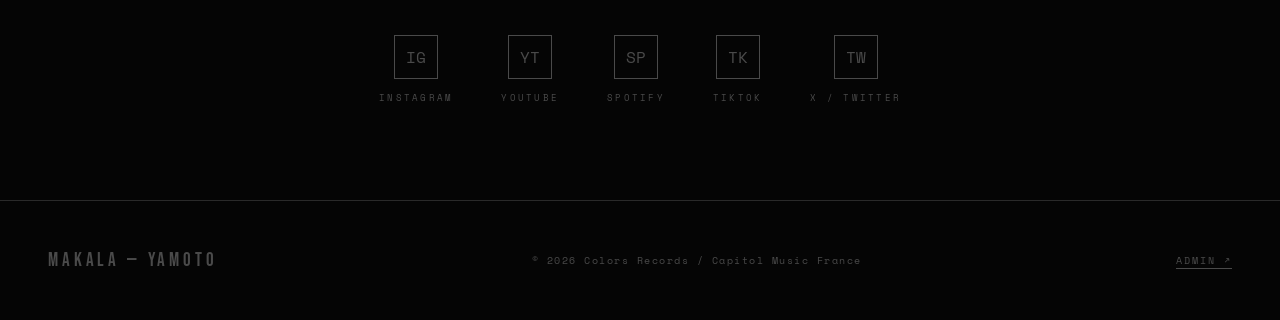
<file: public/home.html>
<!DOCTYPE html>
<html lang="fr">
<head>
<meta charset="UTF-8">
<meta name="viewport" content="width=device-width, initial-scale=1.0">
<title>YAMOTO — MAKALA</title>
<link rel="preconnect" href="https://fonts.googleapis.com">
<link rel="preconnect" href="https://fonts.gstatic.com" crossorigin>
<link href="https://fonts.googleapis.com/css2?family=Bebas+Neue&family=Space+Mono:ital,wght@0,400;0,700;1,400&family=Noto+Serif+JP:wght@300;400&display=swap" rel="stylesheet">
<style>
  :root {
    --black: #050505;
    --white: #f0ede6;
    --red: #c8001a;
    --red-dim: #7a0010;
    --gray: #2a2a2a;
    --gray-mid: #4a4a4a;
    --gray-light: #999;
    --font-display: 'Bebas Neue', sans-serif;
    --font-mono: 'Space Mono', monospace;
    --font-jp: 'Noto Serif JP', serif;
  }

  *, *::before, *::after { box-sizing: border-box; margin: 0; padding: 0; }

  html { scroll-behavior: smooth; }

  body {
    background: var(--black);
    color: var(--white);
    font-family: var(--font-mono);
    font-size: 14px;
    overflow-x: hidden;
    cursor: crosshair;
  }

  a { color: inherit; text-decoration: none; }

  /* ─── NOISE OVERLAY ─── */
  body::before {
    content: '';
    position: fixed;
    inset: 0;
    background-image: url("data:image/svg+xml,%3Csvg viewBox='0 0 200 200' xmlns='http://www.w3.org/2000/svg'%3E%3Cfilter id='n'%3E%3CfeTurbulence type='fractalNoise' baseFrequency='0.9' numOctaves='4' stitchTiles='stitch'/%3E%3C/filter%3E%3Crect width='100%25' height='100%25' filter='url(%23n)' opacity='0.04'/%3E%3C/svg%3E");
    pointer-events: none;
    z-index: 999;
    opacity: 0.35;
  }

  /* ─── NAV ─── */
  nav {
    position: fixed;
    top: 0; left: 0; right: 0;
    z-index: 100;
    display: flex;
    align-items: center;
    justify-content: space-between;
    padding: 1.5rem 3rem;
    mix-blend-mode: normal;
  }

  nav::after {
    content: '';
    position: absolute;
    bottom: 0; left: 3rem; right: 3rem;
    height: 1px;
    background: linear-gradient(90deg, transparent, var(--gray-mid), transparent);
  }

  .nav-logo {
    font-family: var(--font-display);
    font-size: 1.6rem;
    letter-spacing: 0.15em;
    color: var(--white);
  }

  .nav-logo span {
    color: var(--red);
  }

  .nav-links {
    display: flex;
    gap: 2.5rem;
    list-style: none;
  }

  .nav-links a {
    font-size: 11px;
    letter-spacing: 0.2em;
    text-transform: uppercase;
    color: var(--gray-light);
    transition: color 0.2s;
  }

  .nav-links a:hover { color: var(--white); }

  .nav-cta {
    font-size: 11px;
    letter-spacing: 0.15em;
    text-transform: uppercase;
    border: 1px solid var(--red);
    color: var(--red);
    padding: 0.5rem 1.25rem;
    transition: all 0.2s;
  }

  .nav-cta:hover {
    background: var(--red);
    color: var(--white);
  }

  /* ─── HERO ─── */
  #hero {
    min-height: 100vh;
    display: flex;
    flex-direction: column;
    justify-content: flex-end;
    padding: 0 3rem 4rem;
    position: relative;
    overflow: hidden;
  }

  .hero-bg {
    position: absolute;
    inset: 0;
    background:
      radial-gradient(ellipse 60% 50% at 65% 40%, rgba(200,0,26,0.12) 0%, transparent 70%),
      radial-gradient(ellipse 40% 60% at 30% 60%, rgba(200,0,26,0.06) 0%, transparent 70%),
      var(--black);
  }

  .hero-image-placeholder {
    position: absolute;
    right: 0; top: 0; bottom: 0;
    width: 55%;
    background: linear-gradient(135deg, #111 0%, #1a1a1a 100%);
    clip-path: polygon(8% 0%, 100% 0%, 100% 100%, 0% 100%);
    display: flex;
    align-items: center;
    justify-content: center;
    overflow: hidden;
  }

  .hero-image-placeholder::before {
    content: '';
    position: absolute;
    inset: 0;
    background:
      repeating-linear-gradient(0deg, transparent, transparent 60px, rgba(200,0,26,0.04) 60px, rgba(200,0,26,0.04) 61px),
      repeating-linear-gradient(90deg, transparent, transparent 60px, rgba(200,0,26,0.04) 60px, rgba(200,0,26,0.04) 61px);
  }

  .hero-image-placeholder::after {
    content: 'PHOTO\AARTISTE';
    white-space: pre;
    font-family: var(--font-mono);
    font-size: 13px;
    letter-spacing: 0.3em;
    color: var(--gray-mid);
    text-align: center;
    text-transform: uppercase;
  }

  .hero-image-placeholder .img-credit {
    position: absolute;
    bottom: 2rem;
    right: 2rem;
    font-size: 10px;
    letter-spacing: 0.2em;
    color: var(--gray-mid);
    text-transform: uppercase;
    writing-mode: vertical-rl;
  }

  /* Scanline on image */
  .hero-image-placeholder .scanline {
    position: absolute;
    left: 0; right: 0;
    height: 2px;
    background: rgba(200,0,26,0.3);
    animation: scan 4s linear infinite;
  }

  @keyframes scan {
    0% { top: -2px; opacity: 0; }
    5% { opacity: 1; }
    95% { opacity: 1; }
    100% { top: 100%; opacity: 0; }
  }

  .hero-content {
    position: relative;
    z-index: 10;
    max-width: 55%;
  }

  .hero-eyebrow {
    font-size: 11px;
    letter-spacing: 0.35em;
    text-transform: uppercase;
    color: var(--red);
    margin-bottom: 1rem;
    display: flex;
    align-items: center;
    gap: 1rem;
  }

  .hero-eyebrow::before {
    content: '';
    display: block;
    width: 2rem;
    height: 1px;
    background: var(--red);
  }

  h1 {
    font-family: var(--font-display);
    font-size: clamp(6rem, 14vw, 13rem);
    line-height: 0.9;
    letter-spacing: 0.02em;
    color: var(--white);
    margin-bottom: 0.5rem;
  }

  h1 .jp {
    font-family: var(--font-jp);
    font-size: clamp(1.5rem, 3vw, 2.8rem);
    font-weight: 300;
    letter-spacing: 0.5em;
    color: var(--gray-light);
    display: block;
    margin-bottom: 0.75rem;
  }

  .hero-meta {
    margin-top: 2rem;
    display: flex;
    align-items: center;
    gap: 3rem;
  }

  .hero-meta-item {
    display: flex;
    flex-direction: column;
    gap: 0.25rem;
  }

  .meta-label {
    font-size: 10px;
    letter-spacing: 0.3em;
    text-transform: uppercase;
    color: var(--gray-light);
  }

  .meta-value {
    font-size: 13px;
    letter-spacing: 0.1em;
    color: var(--white);
  }

  .hero-actions {
    margin-top: 2.5rem;
    display: flex;
    gap: 1rem;
    align-items: center;
  }

  .btn-primary {
    background: var(--red);
    color: var(--white);
    padding: 0.9rem 2.5rem;
    font-family: var(--font-mono);
    font-size: 11px;
    letter-spacing: 0.2em;
    text-transform: uppercase;
    border: none;
    cursor: pointer;
    transition: all 0.2s;
    display: inline-block;
  }

  .btn-primary:hover {
    background: #e8001f;
    transform: translateY(-1px);
  }

  .btn-secondary {
    font-size: 11px;
    letter-spacing: 0.2em;
    text-transform: uppercase;
    color: var(--gray-light);
    display: flex;
    align-items: center;
    gap: 0.5rem;
    transition: color 0.2s;
  }

  .btn-secondary::after {
    content: '→';
    transition: transform 0.2s;
  }

  .btn-secondary:hover { color: var(--white); }
  .btn-secondary:hover::after { transform: translateX(4px); }

  .hero-scroll {
    position: absolute;
    bottom: 4rem;
    right: 3rem;
    display: flex;
    flex-direction: column;
    align-items: center;
    gap: 0.75rem;
    z-index: 10;
  }

  .hero-scroll span {
    font-size: 9px;
    letter-spacing: 0.3em;
    text-transform: uppercase;
    color: var(--gray-mid);
    writing-mode: vertical-rl;
  }

  .scroll-line {
    width: 1px;
    height: 60px;
    background: linear-gradient(to bottom, var(--gray-mid), transparent);
    animation: scrollpulse 2s ease-in-out infinite;
  }

  @keyframes scrollpulse {
    0%, 100% { opacity: 0.3; }
    50% { opacity: 1; }
  }

  /* ─── TRACKLIST ─── */
  #tracklist {
    padding: 8rem 3rem;
    position: relative;
  }

  #tracklist::before {
    content: 'YAMOTO';
    position: absolute;
    top: 4rem; left: 3rem;
    font-family: var(--font-display);
    font-size: 20vw;
    color: transparent;
    -webkit-text-stroke: 1px rgba(255,255,255,0.03);
    pointer-events: none;
    line-height: 1;
    white-space: nowrap;
  }

  .section-header {
    display: flex;
    align-items: baseline;
    justify-content: space-between;
    margin-bottom: 3rem;
    border-bottom: 1px solid var(--gray);
    padding-bottom: 1.5rem;
  }

  .section-title {
    font-family: var(--font-display);
    font-size: 3.5rem;
    letter-spacing: 0.1em;
    color: var(--white);
  }

  .section-count {
    font-size: 11px;
    letter-spacing: 0.2em;
    color: var(--gray-light);
    text-transform: uppercase;
  }

  .tracklist-grid {
    display: grid;
    grid-template-columns: 1fr 1fr;
    gap: 0;
    position: relative;
  }

  .track-item {
    display: flex;
    align-items: center;
    gap: 1.5rem;
    padding: 1.25rem 0;
    border-bottom: 1px solid var(--gray);
    cursor: pointer;
    transition: all 0.2s;
    position: relative;
    overflow: hidden;
  }

  .track-item::before {
    content: '';
    position: absolute;
    left: -100%;
    top: 0; bottom: 0;
    width: 100%;
    background: rgba(200,0,26,0.05);
    transition: left 0.3s ease;
  }

  .track-item:hover::before { left: 0; }

  .track-item:hover .track-name { color: var(--white); }
  .track-item:hover .track-num { color: var(--red); }

  .track-num {
    font-size: 11px;
    letter-spacing: 0.1em;
    color: var(--gray-mid);
    min-width: 2rem;
    transition: color 0.2s;
  }

  .track-name {
    font-size: 14px;
    letter-spacing: 0.1em;
    text-transform: uppercase;
    color: var(--gray-light);
    transition: color 0.2s;
    flex: 1;
  }

  .track-duration {
    font-size: 11px;
    color: var(--gray-mid);
  }

  .track-play {
    width: 28px;
    height: 28px;
    border: 1px solid var(--gray);
    display: flex;
    align-items: center;
    justify-content: center;
    font-size: 8px;
    color: var(--gray-mid);
    opacity: 0;
    transition: all 0.2s;
    flex-shrink: 0;
  }

  .track-item:hover .track-play {
    opacity: 1;
    border-color: var(--red);
    color: var(--red);
  }

  /* Album cover area */
  .album-cover {
    grid-column: 1 / -1;
    display: flex;
    gap: 4rem;
    align-items: flex-start;
    margin-bottom: 4rem;
    margin-top: 2rem;
  }

  .cover-placeholder {
    width: 220px;
    height: 220px;
    flex-shrink: 0;
    background: var(--gray);
    position: relative;
    display: flex;
    align-items: center;
    justify-content: center;
    overflow: hidden;
  }

  .cover-placeholder::before {
    content: '';
    position: absolute;
    inset: 0;
    background:
      repeating-linear-gradient(45deg, transparent, transparent 10px, rgba(200,0,26,0.08) 10px, rgba(200,0,26,0.08) 11px);
  }

  .cover-placeholder span {
    font-family: var(--font-display);
    font-size: 2.5rem;
    letter-spacing: 0.1em;
    color: var(--gray-mid);
    position: relative;
    z-index: 1;
  }

  .cover-info {
    padding-top: 0.5rem;
  }

  .cover-info h3 {
    font-family: var(--font-display);
    font-size: 1.2rem;
    letter-spacing: 0.2em;
    color: var(--gray-light);
    text-transform: uppercase;
    margin-bottom: 0.5rem;
  }

  .cover-info p {
    font-size: 12px;
    color: var(--gray-mid);
    line-height: 2;
    letter-spacing: 0.05em;
  }

  .cover-info .release-badge {
    display: inline-block;
    border: 1px solid var(--red-dim);
    color: var(--red);
    font-size: 10px;
    letter-spacing: 0.25em;
    padding: 0.3rem 0.75rem;
    text-transform: uppercase;
    margin-top: 1rem;
  }

  /* ─── ARTIST BIO ─── */
  #artist {
    padding: 8rem 3rem;
    background: #080808;
    position: relative;
  }

  .bio-grid {
    display: grid;
    grid-template-columns: 1fr 2fr;
    gap: 6rem;
    align-items: start;
    margin-top: 4rem;
  }

  .bio-portrait {
    aspect-ratio: 3/4;
    background: var(--gray);
    position: relative;
    overflow: hidden;
    display: flex;
    align-items: center;
    justify-content: center;
  }

  .bio-portrait::after {
    content: 'PHOTO\ARTISTE';
    white-space: pre;
    font-family: var(--font-mono);
    font-size: 12px;
    letter-spacing: 0.3em;
    color: var(--gray-mid);
    text-align: center;
    text-transform: uppercase;
  }

  .bio-portrait .portrait-frame {
    position: absolute;
    inset: 12px;
    border: 1px solid rgba(200,0,26,0.2);
    pointer-events: none;
  }

  .bio-text {
    padding-top: 1rem;
  }

  .bio-text h2 {
    font-family: var(--font-display);
    font-size: 5rem;
    letter-spacing: 0.05em;
    line-height: 0.9;
    margin-bottom: 2rem;
  }

  .bio-text h2 em {
    display: block;
    font-family: var(--font-jp);
    font-style: normal;
    font-size: 1rem;
    letter-spacing: 0.5em;
    color: var(--gray-light);
    font-weight: 300;
    margin-bottom: 0.5rem;
  }

  .bio-text p {
    font-size: 14px;
    line-height: 2;
    color: var(--gray-light);
    margin-bottom: 1.5rem;
    letter-spacing: 0.03em;
  }

  .bio-stats {
    display: grid;
    grid-template-columns: repeat(3, 1fr);
    gap: 0;
    margin-top: 3rem;
    border-top: 1px solid var(--gray);
    border-left: 1px solid var(--gray);
  }

  .bio-stat {
    padding: 1.5rem;
    border-right: 1px solid var(--gray);
    border-bottom: 1px solid var(--gray);
  }

  .bio-stat .stat-num {
    font-family: var(--font-display);
    font-size: 2.5rem;
    color: var(--white);
    letter-spacing: 0.05em;
  }

  .bio-stat .stat-label {
    font-size: 10px;
    letter-spacing: 0.25em;
    text-transform: uppercase;
    color: var(--gray-light);
    margin-top: 0.25rem;
  }

  /* ─── TOUR DATES ─── */
  #tour {
    padding: 8rem 3rem;
  }

  .tour-list {
    margin-top: 3rem;
  }

  .tour-item {
    display: grid;
    grid-template-columns: 100px 1fr 1fr auto;
    align-items: center;
    gap: 2rem;
    padding: 1.5rem 0;
    border-bottom: 1px solid var(--gray);
    cursor: pointer;
    transition: all 0.2s;
  }

  .tour-item:first-child { border-top: 1px solid var(--gray); }

  .tour-item:hover { padding-left: 1rem; }
  .tour-item:hover .tour-date { color: var(--red); }

  .tour-date {
    font-family: var(--font-display);
    font-size: 1.5rem;
    letter-spacing: 0.05em;
    color: var(--gray-light);
    transition: color 0.2s;
  }

  .tour-city {
    font-size: 15px;
    letter-spacing: 0.1em;
    text-transform: uppercase;
    color: var(--white);
  }

  .tour-venue {
    font-size: 12px;
    letter-spacing: 0.08em;
    color: var(--gray-light);
    margin-top: 0.25rem;
  }

  .tour-country {
    font-size: 11px;
    letter-spacing: 0.2em;
    text-transform: uppercase;
    color: var(--gray-mid);
  }

  .tour-ticket {
    font-size: 10px;
    letter-spacing: 0.2em;
    text-transform: uppercase;
    padding: 0.5rem 1.25rem;
    border: 1px solid var(--gray-mid);
    color: var(--gray-light);
    transition: all 0.2s;
    white-space: nowrap;
  }

  .tour-ticket:hover {
    border-color: var(--red);
    color: var(--red);
  }

  .tour-ticket.sold-out {
    border-color: var(--gray);
    color: var(--gray-mid);
    text-decoration: line-through;
    cursor: not-allowed;
  }

  /* ─── BLOG ─── */
  #news {
    padding: 8rem 3rem;
    background: #080808;
  }

  .news-grid {
    display: grid;
    grid-template-columns: 2fr 1fr 1fr;
    gap: 1.5px;
    margin-top: 3rem;
  }

  .news-card {
    background: var(--gray);
    padding: 2.5rem;
    position: relative;
    overflow: hidden;
    cursor: pointer;
    transition: background 0.2s;
    min-height: 300px;
    display: flex;
    flex-direction: column;
    justify-content: flex-end;
  }

  .news-card:hover { background: #2f2f2f; }

  .news-card.featured { min-height: 400px; }

  .news-img {
    position: absolute;
    inset: 0;
    background: linear-gradient(135deg, #181818, #0f0f0f);
    display: flex;
    align-items: center;
    justify-content: center;
    font-size: 11px;
    letter-spacing: 0.2em;
    color: var(--gray-mid);
    text-transform: uppercase;
  }

  .news-img::after {
    content: attr(data-label);
  }

  .news-overlay {
    position: absolute;
    inset: 0;
    background: linear-gradient(to top, rgba(0,0,0,0.85) 40%, transparent 100%);
  }

  .news-content { position: relative; z-index: 1; }

  .news-cat {
    font-size: 9px;
    letter-spacing: 0.3em;
    text-transform: uppercase;
    color: var(--red);
    margin-bottom: 0.5rem;
  }

  .news-title {
    font-family: var(--font-display);
    font-size: 1.4rem;
    letter-spacing: 0.05em;
    line-height: 1.1;
    color: var(--white);
    margin-bottom: 0.5rem;
  }

  .news-card.featured .news-title { font-size: 2rem; }

  .news-date {
    font-size: 10px;
    letter-spacing: 0.2em;
    color: var(--gray-light);
  }

  /* ─── SOCIALS ─── */
  #socials {
    padding: 6rem 3rem;
    text-align: center;
    border-top: 1px solid var(--gray);
    border-bottom: 1px solid var(--gray);
  }

  .socials-label {
    font-size: 10px;
    letter-spacing: 0.4em;
    text-transform: uppercase;
    color: var(--gray-light);
    margin-bottom: 2rem;
  }

  .social-links {
    display: flex;
    justify-content: center;
    gap: 3rem;
  }

  .social-link {
    display: flex;
    flex-direction: column;
    align-items: center;
    gap: 0.75rem;
    color: var(--gray-mid);
    transition: color 0.2s;
  }

  .social-link:hover { color: var(--white); }

  .social-icon {
    width: 44px;
    height: 44px;
    border: 1px solid currentColor;
    display: flex;
    align-items: center;
    justify-content: center;
    font-size: 16px;
    transition: all 0.2s;
  }

  .social-link:hover .social-icon {
    border-color: var(--red);
    color: var(--red);
  }

  .social-name {
    font-size: 9px;
    letter-spacing: 0.25em;
    text-transform: uppercase;
  }

  /* ─── FOOTER ─── */
  footer {
    padding: 3rem;
    display: flex;
    align-items: center;
    justify-content: space-between;
  }

  .footer-logo {
    font-family: var(--font-display);
    font-size: 1.2rem;
    letter-spacing: 0.2em;
    color: var(--gray-mid);
  }

  .footer-copy {
    font-size: 10px;
    letter-spacing: 0.15em;
    color: var(--gray-mid);
  }

  .footer-admin {
    font-size: 10px;
    letter-spacing: 0.2em;
    text-transform: uppercase;
    color: var(--gray-mid);
    border-bottom: 1px solid var(--gray-mid);
    transition: color 0.2s;
  }

  .footer-admin:hover { color: var(--gray-light); }

  /* ─── MOBILE ─── */
  @media (max-width: 768px) {
    nav { padding: 1.25rem 1.5rem; }
    .nav-links { display: none; }

    #hero { padding: 0 1.5rem 3rem; }
    h1 { font-size: 5.5rem; }
    .hero-content { max-width: 100%; }
    .hero-image-placeholder { display: none; }
    .hero-meta { gap: 1.5rem; flex-wrap: wrap; }

    #tracklist, #artist, #tour, #news { padding: 4rem 1.5rem; }

    .tracklist-grid { grid-template-columns: 1fr; }

    .bio-grid { grid-template-columns: 1fr; gap: 2rem; }
    .bio-portrait { aspect-ratio: 4/3; }
    .bio-text h2 { font-size: 3.5rem; }

    .tour-item { grid-template-columns: 80px 1fr auto; gap: 1rem; }
    .tour-country { display: none; }

    .news-grid { grid-template-columns: 1fr; }

    footer { flex-direction: column; gap: 1rem; text-align: center; }
  }

  /* ─── FADE IN ─── */
  .reveal {
    opacity: 0;
    transform: translateY(20px);
    transition: opacity 0.7s ease, transform 0.7s ease;
  }

  .reveal.visible {
    opacity: 1;
    transform: none;
  }
</style>
</head>
<body>

<!-- NAV -->
<nav>
  <div class="nav-logo">MAK<span>●</span>ALA</div>
  <ul class="nav-links">
    <li><a href="#tracklist">Album</a></li>
    <li><a href="#artist">Artiste</a></li>
    <li><a href="#tour">Tournée</a></li>
    <li><a href="#news">Actualités</a></li>
  </ul>
  <a href="#tour" class="nav-cta">Billets →</a>
</nav>

<!-- HERO -->
<section id="hero">
  <div class="hero-bg"></div>

  <div class="hero-image-placeholder">
    <div class="scanline"></div>
    <span class="img-credit">© Équipe créa 2026</span>
  </div>

  <div class="hero-content">
    <div class="hero-eyebrow">Nouvel album — 23 janvier 2026</div>
    <h1>
      <span class="jp">やもと</span>
      YAMOTO
    </h1>

    <div class="hero-meta">
      <div class="hero-meta-item">
        <span class="meta-label">Artiste</span>
        <span class="meta-value">Makala</span>
      </div>
      <div class="hero-meta-item">
        <span class="meta-label">Label</span>
        <span class="meta-value">Colors Records</span>
      </div>
      <div class="hero-meta-item">
        <span class="meta-label">Titres</span>
        <span class="meta-value">8 tracks</span>
      </div>
      <div class="hero-meta-item">
        <span class="meta-label">Durée</span>
        <span class="meta-value">28 min</span>
      </div>
    </div>

    <div class="hero-actions">
      <a href="https://open.spotify.com/album/0EjCJLiU0XitcOncE1ZCdk" class="btn-primary">Écouter maintenant</a>
      <a href="#tracklist" class="btn-secondary">Voir la tracklist</a>
    </div>
  </div>

  <div class="hero-scroll">
    <div class="scroll-line"></div>
    <span>Défiler</span>
  </div>
</section>

<!-- TRACKLIST -->
<section id="tracklist">
  <div class="section-header reveal">
    <span class="section-title">Tracklist</span>
    <span class="section-count">8 titres / 28 min</span>
  </div>

  <div class="album-cover reveal">
    <div class="cover-placeholder">
      <span>YAMOTO</span>
    </div>
    <div class="cover-info">
      <h3>YAMOTO</h3>
      <p>
        Produit par Varnish La Piscine<br>
        Label : Colors Records / Capitol Music France<br>
        Distribution : Universal Music France<br>
        Feat. : La Fève
      </p>
      <span class="release-badge">Disponible maintenant</span>
    </div>
  </div>

  <div class="tracklist-grid">
    <div class="track-item reveal">
      <span class="track-num">01</span>
      <span class="track-name">Yamotema</span>
      <span class="track-duration">3:20</span>
      <div class="track-play">▶</div>
    </div>
    <div class="track-item reveal">
      <span class="track-num">02</span>
      <span class="track-name">Prends Soin de Toi</span>
      <span class="track-duration">3:45</span>
      <div class="track-play">▶</div>
    </div>
    <div class="track-item reveal">
      <span class="track-num">03</span>
      <span class="track-name">Tribus Disparues</span>
      <span class="track-duration">3:10</span>
      <div class="track-play">▶</div>
    </div>
    <div class="track-item reveal">
      <span class="track-num">04</span>
      <span class="track-name">Loketo</span>
      <span class="track-duration">3:30</span>
      <div class="track-play">▶</div>
    </div>
    <div class="track-item reveal">
      <span class="track-num">05</span>
      <span class="track-name">Hotel Yotsuya</span>
      <span class="track-duration">3:55</span>
      <div class="track-play">▶</div>
    </div>
    <div class="track-item reveal">
      <span class="track-num">06</span>
      <span class="track-name">Slo' Jam <span style="font-size:10px;color:var(--red)">feat. La Fève</span></span>
      <span class="track-duration">3:40</span>
      <div class="track-play">▶</div>
    </div>
    <div class="track-item reveal">
      <span class="track-num">07</span>
      <span class="track-name">Dembouz</span>
      <span class="track-duration">3:25</span>
      <div class="track-play">▶</div>
    </div>
    <div class="track-item reveal">
      <span class="track-num">08</span>
      <span class="track-name">Whim Maserati</span>
      <span class="track-duration">3:15</span>
      <div class="track-play">▶</div>
    </div>
  </div>
</section>

<!-- ARTIST -->
<section id="artist">
  <div class="section-header reveal">
    <span class="section-title">L'Artiste</span>
  </div>

  <div class="bio-grid">
    <div class="bio-portrait reveal">
      <div class="portrait-frame"></div>
    </div>

    <div class="bio-text reveal">
      <h2>
        <em>まから</em>
        MAKALA
      </h2>
      <p>
        Jordy Makala, né en 1993 à Bienne, est un rappeur suisse d'origine congolaise. Figure centrale du collectif genevois <strong style="color:var(--white)">Superwak Clique</strong>, aux côtés de Di-Meh et Slimka, il s'est imposé comme l'un des artistes les plus exigeants et singuliers du rap francophone.
      </p>
      <p>
        Son univers conjugue trap futuriste, expérimentations sonores et une esthétique visuelle rétro-moderne à nulle autre pareille. Avec <em style="color:var(--white)">YAMOTO</em>, Makala pousse plus loin l'alchimie avec son producteur de toujours, Varnish La Piscine — 8 titres denses, intenses, sans compromis.
      </p>
      <p>
        Premier rappeur suisse à remplir l'Olympia de Paris (2023), sa puissance scénique est légendaire. Sa nouvelle tournée 2026 s'annonce comme un événement incontournable.
      </p>

      <div class="bio-stats">
        <div class="bio-stat">
          <div class="stat-num">3+</div>
          <div class="stat-label">Albums</div>
        </div>
        <div class="bio-stat">
          <div class="stat-num">1er</div>
          <div class="stat-label">Rappeur suisse à l'Olympia</div>
        </div>
        <div class="bio-stat">
          <div class="stat-num">2026</div>
          <div class="stat-label">Tournée France</div>
        </div>
      </div>
    </div>
  </div>
</section>

<!-- TOUR -->
<section id="tour">
  <div class="section-header reveal">
    <span class="section-title">Tournée</span>
    <span class="section-count">YAMOTO Tour 2026</span>
  </div>

  <div class="tour-list">
    <div class="tour-item reveal">
      <div class="tour-date">15 MAR</div>
      <div>
        <div class="tour-city">Genève</div>
        <div class="tour-venue">L'Usine</div>
      </div>
      <div class="tour-country">Suisse</div>
      <a href="#" class="tour-ticket sold-out">Complet</a>
    </div>
    <div class="tour-item reveal">
      <div class="tour-date">22 MAR</div>
      <div>
        <div class="tour-city">Lyon</div>
        <div class="tour-venue">Le Transbordeur</div>
      </div>
      <div class="tour-country">France</div>
      <a href="#" class="tour-ticket">Billetterie</a>
    </div>
    <div class="tour-item reveal">
      <div class="tour-date">29 MAR</div>
      <div>
        <div class="tour-city">Marseille</div>
        <div class="tour-venue">La Friche Belle de Mai</div>
      </div>
      <div class="tour-country">France</div>
      <a href="#" class="tour-ticket">Billetterie</a>
    </div>
    <div class="tour-item reveal">
      <div class="tour-date">05 AVR</div>
      <div>
        <div class="tour-city">Bordeaux</div>
        <div class="tour-venue">Rock School Barbey</div>
      </div>
      <div class="tour-country">France</div>
      <a href="#" class="tour-ticket">Billetterie</a>
    </div>
    <div class="tour-item reveal">
      <div class="tour-date">12 AVR</div>
      <div>
        <div class="tour-city">Paris</div>
        <div class="tour-venue">Zénith Paris — La Villette</div>
      </div>
      <div class="tour-country">France</div>
      <a href="#" class="tour-ticket">Billetterie</a>
    </div>
    <div class="tour-item reveal">
      <div class="tour-date">27 NOV</div>
      <div>
        <div class="tour-city">Paris</div>
        <div class="tour-venue">Zénith Paris — La Villette</div>
      </div>
      <div class="tour-country">France</div>
      <a href="#" class="tour-ticket">Billetterie</a>
    </div>
  </div>
</section>

<!-- BLOG / NEWS -->
<section id="news">
  <div class="section-header reveal">
    <span class="section-title">Actualités</span>
    <a href="blog.html" style="font-size:11px;letter-spacing:0.2em;color:var(--gray-light);text-transform:uppercase;">Tout voir →</a>
  </div>

  <div class="news-grid reveal">
    <div class="news-card featured">
      <div class="news-img" data-label="Image article"></div>
      <div class="news-overlay"></div>
      <div class="news-content">
        <div class="news-cat">Interview</div>
        <div class="news-title">« YAMOTO, c'est l'heure du bilan » — Makala se confie</div>
        <div class="news-date">24 Jan 2026</div>
      </div>
    </div>
    <div class="news-card">
      <div class="news-img" data-label="Image article"></div>
      <div class="news-overlay"></div>
      <div class="news-content">
        <div class="news-cat">Clip</div>
        <div class="news-title">Slo' Jam feat. La Fève — le clip</div>
        <div class="news-date">20 Jan 2026</div>
      </div>
    </div>
    <div class="news-card">
      <div class="news-img" data-label="Image article"></div>
      <div class="news-overlay"></div>
      <div class="news-content">
        <div class="news-cat">Tournée</div>
        <div class="news-title">Dates complètes de la tournée YAMOTO 2026</div>
        <div class="news-date">15 Jan 2026</div>
      </div>
    </div>
  </div>
</section>

<!-- SOCIALS -->
<section id="socials">
  <div class="socials-label">Suivre Makala</div>
  <div class="social-links">
    <a href="#" class="social-link">
      <div class="social-icon">IG</div>
      <span class="social-name">Instagram</span>
    </a>
    <a href="#" class="social-link">
      <div class="social-icon">YT</div>
      <span class="social-name">YouTube</span>
    </a>
    <a href="#" class="social-link">
      <div class="social-icon">SP</div>
      <span class="social-name">Spotify</span>
    </a>
    <a href="#" class="social-link">
      <div class="social-icon">TK</div>
      <span class="social-name">TikTok</span>
    </a>
    <a href="#" class="social-link">
      <div class="social-icon">TW</div>
      <span class="social-name">X / Twitter</span>
    </a>
  </div>
</section>

<!-- FOOTER -->
<footer>
  <div class="footer-logo">MAKALA — YAMOTO</div>
  <div class="footer-copy">© 2026 Colors Records / Capitol Music France</div>
  <a href="admin/index.php" class="footer-admin">Admin ↗</a>
</footer>

<script>
  const observer = new IntersectionObserver((entries) => {
    entries.forEach((entry, i) => {
      if (entry.isIntersecting) {
        setTimeout(() => {
          entry.target.classList.add('visible');
        }, 80);
        observer.unobserve(entry.target);
      }
    });
  }, { threshold: 0.1 });

  document.querySelectorAll('.reveal').forEach(el => observer.observe(el));
</script>

</body>
</html>
</file>
<file: assets/main.css>
﻿/* ═══════════════════════════════
   MAIN.CSS — base + hero (index.html)
   ═══════════════════════════════ */

:root {
  --black: #050505;
  --white: #f0ede6;
  --red: #c8001a;
  --red-dim: #7a0010;
  --gray: #2a2a2a;
  --gray-mid: #4a4a4a;
  --gray-light: #999;
  --font-display: 'Bebas Neue', sans-serif;
  --font-mono: 'Space Mono', monospace;
  --font-jp: 'Noto Serif JP', serif;
}

*, *::before, *::after { box-sizing: border-box; margin: 0; padding: 0; }

html { scroll-behavior: smooth; }

body {
  background: var(--black);
  color: var(--white);
  font-family: var(--font-mono);
  font-size: 14px;
  overflow-x: hidden;
  cursor: crosshair;
}

a { color: inherit; text-decoration: none; }

/* ─── NOISE OVERLAY ─── */
body::before {
  content: '';
  position: fixed;
  inset: 0;
  background-image: url("data:image/svg+xml,%3Csvg viewBox='0 0 200 200' xmlns='http://www.w3.org/2000/svg'%3E%3Cfilter id='n'%3E%3CfeTurbulence type='fractalNoise' baseFrequency='0.9' numOctaves='4' stitchTiles='stitch'/%3E%3C/filter%3E%3Crect width='100%25' height='100%25' filter='url(%23n)' opacity='0.04'/%3E%3C/svg%3E");
  pointer-events: none;
  z-index: 1;
  opacity: 0.35;
}

/* ─── NAV ─── */
nav {
  position: fixed;
  top: 0;
  left: 0;
  right: 0;
  z-index: 100;
  display: flex;
  align-items: center;
  justify-content: space-between;
  padding: 1.5rem 3rem;

  /* Hidden above viewport by default */
  background: transparent;
  transform: translateY(-100%);
  transition: transform 0.4s ease, background 0.4s ease, backdrop-filter 0.4s ease;
}

/* Slides in on scroll */
nav.scrolled {
  transform: translateY(0);
  background: rgba(5, 5, 5, 0.88);
  backdrop-filter: blur(10px);
  -webkit-backdrop-filter: blur(10px);
}

nav::after {
  content: '';
  position: absolute;
  bottom: 0;
  left: 3rem;
  right: 3rem;
  height: 1px;
  background: linear-gradient(90deg, transparent, var(--gray-mid), transparent);
  opacity: 0;
  transition: opacity 0.4s ease;
}

nav.scrolled::after {
  opacity: 1;
}

.nav-logo {
  display: flex;
  align-items: center;
}

.nav-logo span { color: var(--red); }

.nav-logo-img {
  height: 32px;
  width: 80px;
  display: block;
}

.nav-links {
  display: flex;
  gap: 2.5rem;
  list-style: none;
}

.nav-links a {
  font-size: 11px;
  letter-spacing: 0.2em;
  text-transform: uppercase;
  color: var(--gray-light);
  transition: color 0.2s;
}

.nav-links a:hover { color: #FFC44D; }
.nav-links a.active { color: var(--white); }

.nav-links a.active::after {
  content: '';
  display: block;
  width: 100%;
  height: 1px;
  background: var(--red);
  margin-top: 2px;
}

.nav-cta {
  font-size: 11px;
  letter-spacing: 0.15em;
  text-transform: uppercase;
  border: 1px solid var(--red);
  color: var(--red);
  padding: 0.5rem 1.25rem;
  transition: all 0.2s;
}

.nav-cta:hover { background: var(--red); color: var(--white); }

/* ─── MOBILE MENU OVERLAY ─── */
.mobile-menu {
  display: none;
  position: fixed;
  inset: 0;
  background: #050505;
  z-index: 9999;
  flex-direction: column;
  align-items: center;
  justify-content: center;
  gap: 3rem;
  list-style: none;
  opacity: 0;
  pointer-events: none;
  transition: opacity 0.3s;
}

.mobile-menu.open {
  opacity: 1;
  pointer-events: all;
}

.mobile-menu li { display: block; text-align: center; }

.mobile-menu a {
  font-family: var(--font-display);
  font-size: 3rem;
  letter-spacing: 0.2em;
  color: var(--gray-light);
  text-transform: uppercase;
  display: block;
  transition: color 0.2s;
}

.mobile-menu a:hover { color: var(--white); }

/* ─── BURGER ─── */
.nav-burger {
  display: none;
  flex-direction: column;
  gap: 5px;
  cursor: crosshair;
  padding: 4px;
  background: none;
  border: none;
  z-index: 10000;
  position: relative;
}

.nav-burger span {
  display: block;
  width: 24px;
  height: 2px;
  background: var(--white);
  transition: all 0.3s;
  transform-origin: center;
}

.nav-burger.open span:nth-child(1) { transform: translateY(7px) rotate(45deg); }
.nav-burger.open span:nth-child(2) { opacity: 0; transform: scaleX(0); }
.nav-burger.open span:nth-child(3) { transform: translateY(-7px) rotate(-45deg); }

/* ─── BUTTONS ─── */
.btn-primary {
  background: var(--red);
  color: var(--white);
  padding: 0.9rem 2.5rem;
  font-family: var(--font-mono);
  font-size: 11px;
  letter-spacing: 0.2em;
  text-transform: uppercase;
  border: none;
  cursor: pointer;
  transition: all 0.2s;
  display: inline-block;
}

.btn-primary:hover { background: #e8001f; transform: translateY(-1px); }

.btn-secondary {
  font-size: 11px;
  letter-spacing: 0.2em;
  text-transform: uppercase;
  color: var(--gray-light);
  display: flex;
  align-items: center;
  gap: 0.5rem;
  transition: color 0.2s;
}

.btn-secondary::after { content: '→'; transition: transform 0.2s; }
.btn-secondary:hover { color: #FFC44D; }
.btn-secondary:hover::after { transform: translateX(4px); }

/* ─── SECTION HEADER ─── */
.section-header {
  display: flex;
  align-items: baseline;
  justify-content: space-between;
  margin-bottom: 3rem;
  border-bottom: 1px solid var(--gray);
  padding-bottom: 1.5rem;
}

.section-title {
  font-family: var(--font-display);
  font-size: 3.5rem;
  letter-spacing: 0.1em;
  color: #FFC44D;
}

.section-count {
  font-size: 11px;
  letter-spacing: 0.2em;
  color: var(--gray-light);
  text-transform: uppercase;
}

.page-section { padding-top: 10rem; }

/* ─── SOCIALS ─── */
#socials {
  padding: 6rem 3rem;
  text-align: center;
  border-top: 1px solid var(--gray);
  border-bottom: 1px solid var(--gray);
}

.socials-label {
  font-size: 10px;
  letter-spacing: 0.4em;
  text-transform: uppercase;
  color: #FFC44D;
  margin-bottom: 2rem;
}

.social-links {
  display: flex;
  justify-content: center;
  gap: 3rem;
  flex-wrap: wrap;
}

.social-link {
  display: flex;
  flex-direction: column;
  align-items: center;
  gap: 0.75rem;
  color: var(--gray-mid);
  transition: color 0.2s;
}

.social-link:hover { color: var(--white); }

.social-icon {
  width: 44px;
  height: 44px;
  border: 1px solid currentColor;
  display: flex;
  align-items: center;
  justify-content: center;
  font-size: 16px;
  transition: all 0.2s;
}

.social-link:hover .social-icon { border-color: var(--red); color: var(--red); }

.social-name {
  font-size: 9px;
  letter-spacing: 0.25em;
  text-transform: uppercase;
}

/* ─── FOOTER ─── */
footer {
  padding: 3rem;
  display: flex;
  align-items: center;
  justify-content: space-between;
}

.footer-logo {
  font-family: var(--font-display);
  font-size: 1.2rem;
  letter-spacing: 0.2em;
  color: #FFC44D;
}

.footer-copy {
  font-size: 10px;
  letter-spacing: 0.15em;
  color: var(--gray-mid);
}

.footer-admin:hover { color: var(--white); border-color: var(--red); background: var(--red); }

/* ─── FADE IN ─── */
.reveal {
  opacity: 0;
  transform: translateY(20px);
  transition: opacity 0.7s ease, transform 0.7s ease;
}

.reveal.visible { opacity: 1; transform: none; }

/* ─── HERO ─── */
#hero {
  min-height: 100vh;
  height: 140vh;
  display: flex;
  flex-direction: column;
  justify-content: flex-end;
  padding: 0 3rem 4rem;
  position: relative;
  overflow: hidden;
}

.hero-bg {
  position: absolute;
  inset: 0;
  background:
    radial-gradient(ellipse 60% 50% at 65% 40%, rgba(200,0,26,0.12) 0%, transparent 70%),
    radial-gradient(ellipse 40% 60% at 30% 60%, rgba(200,0,26,0.06) 0%, transparent 70%),
    var(--black);
}

/* ─── RIGHT PHOTO WITH DIAGONAL CLIP ─── */
.hero-image-placeholder {
  position: absolute;
  right: 0;
  top: 0;
  bottom: 0;
  width: 70%;
  height: 100%;
  overflow: hidden;
  clip-path: polygon(15% 0%, 100% 0%, 100% 100%, 0% 100%);
}

.hero-img {
  width: 100%;
  height: 100%;
  object-fit: cover;
  object-position: center center;
}

.hero-image-placeholder::before {
  content: '';
  position: absolute;
  inset: 0;
  background:
  repeating-linear-gradient(0deg, transparent, transparent 60px, rgba(200,0,26,0.04) 60px, rgba(200,0,26,0.04) 61px),
  repeating-linear-gradient(90deg, transparent, transparent 60px, rgba(200,0,26,0.04) 60px, rgba(200,0,26,0.04) 61px);
  z-index: 1;
}

/* ─── LEFT GRADIENT to blend photo into content area ─── */
.hero-image-placeholder::after {
  content: '';
  position: absolute;
  inset: 0;
  background: linear-gradient(
    to right,
    rgba(5,5,5,0.65) 0%,
    rgba(5,5,5,0.2) 35%,
    transparent 65%
  );
  pointer-events: none;
  z-index: 2;
}

.hero-image-placeholder .scanline {
  position: absolute;
  left: 0;
  right: 0;
  height: 2px;
  background: rgba(200,0,26,0.3);
  animation: scan 4s linear infinite;
  z-index: 3;
}

@keyframes scan {
  0%   { top: -2px; opacity: 0; }
  5%   { opacity: 1; }
  95%  { opacity: 1; }
  100% { top: 100%; opacity: 0; }
}

.hero-content {
  position: relative;
  z-index: 10;
  max-width: 42%;
}

.hero-eyebrow {
  font-size: 11px;
  letter-spacing: 0.35em;
  text-transform: uppercase;
  color: var(--red);
  margin-bottom: 1rem;
  display: flex;
  align-items: center;
  gap: 1rem;
}

.hero-eyebrow::before {
  content: '';
  display: block;
  width: 2rem;
  height: 1px;
  background: var(--red);
}

h1 { line-height: 0.9; margin-bottom: 0.5rem; display: flex; align-items: flex-start; }

/* ─── HERO LOGO (text) ─── */
.hero-logo {
  font-family: var(--font-display);
  font-size: clamp(5rem, 12vw, 9rem);
  letter-spacing: 0.08em;
  line-height: 0.9;
  color: #FFC44D;
  margin-bottom: 0.5rem;
  display: block;
}

.hero-meta { margin-top: 2rem; display: flex; align-items: center; gap: 3rem; }

.hero-meta-item { display: flex; flex-direction: column; gap: 0.25rem; }

.meta-label { font-size: 10px; letter-spacing: 0.3em; text-transform: uppercase; color: var(--gray-light); }

.meta-value { font-size: 13px; letter-spacing: 0.1em; color: var(--white); }

.hero-actions { margin-top: 2.5rem; display: flex; gap: 1rem; align-items: center; flex-wrap: wrap; }

.hero-scroll {
  position: absolute;
  bottom: 4rem;
  right: 3rem;
  display: flex;
  flex-direction: column;
  align-items: center;
  gap: 0.75rem;
  z-index: 10;
}

.hero-scroll span {
  font-size: 9px;
  letter-spacing: 0.3em;
  text-transform: uppercase;
  color: var(--gray-mid);
  writing-mode: vertical-rl;
}

.scroll-line {
  width: 1px;
  height: 60px;
  background: linear-gradient(to bottom, var(--gray-mid), transparent);
  animation: scrollpulse 2s ease-in-out infinite;
}

@keyframes scrollpulse {
  0%, 100% { opacity: 0.3; }
  50%       { opacity: 1; }
}

/* ═══════════════════════════════
   MOBILE — max 768px
   ═══════════════════════════════ */
@media (max-width: 768px) {

  nav { padding: 1rem 1.25rem; }
  nav::after { left: 1.25rem; right: 1.25rem; }
  .nav-logo-img { height: 24px; }
  .nav-links { display: none; }
  .nav-cta { display: none; }
  .nav-burger { display: flex; }
  .mobile-menu { display: flex; }

  #hero { padding: 0 1.25rem 3rem; min-height: 100svh; }

  .hero-image-placeholder {
    display: block;
    width: 100%;
    clip-path: none;
    opacity: 0.5;
  }

  .hero-content { max-width: 100%; padding-top: 8rem; }
  .hero-logo { font-size: clamp(3.5rem, 16vw, 5rem); }
  .hero-meta { gap: 1.25rem; flex-wrap: wrap; margin-top: 1.25rem; }
  .hero-meta-item { min-width: 80px; }
  .hero-actions { margin-top: 1.5rem; gap: 0.75rem; }
  .btn-primary { padding: 0.75rem 1.5rem; font-size: 10px; }
  .hero-scroll { display: none; }

  #socials { padding: 3rem 1.25rem; }
  .social-links { gap: 1.5rem; }

  footer { flex-direction: column; gap: 1rem; text-align: center; padding: 2rem 1.25rem; }

  .section-title { font-size: 2.5rem; }
  .page-section { padding-top: 7rem; }
}

@media (max-width: 480px) {
  .hero-logo { font-size: clamp(2.8rem, 18vw, 4rem); }
  .hero-meta { gap: 1rem; }
  .social-links { gap: 1rem; }
  .social-name { display: none; }
}
</file>
<file: assets/Artiste.css>
/* ═══════════════════════════════
   ARTISTE.CSS — artiste.html
   ═══════════════════════════════ */

#artist {
  padding: 8rem 3rem;
  background: #080808;
  position: relative;
}

.bio-grid {
  display: grid;
  grid-template-columns: 1fr 2fr;
  gap: 6rem;
  align-items: start;
  margin-top: 4rem;
}

.bio-portrait {
  aspect-ratio: 3/4;
  position: relative;
  overflow: hidden;
}

.bio-portrait .portrait-frame {
  position: absolute;
  inset: 0;
  border: 1px solid rgba(200,0,26,0.2);
  overflow: hidden;
}

.portrait-img {
  width: 100%;
  height: 100%;
  object-fit: cover;
  object-position: center top;
  display: block;
}

.bio-text { padding-top: 1rem; }

.bio-text h2 {
  font-family: var(--font-display);
  font-size: 5rem;
  letter-spacing: 0.05em;
  line-height: 0.9;
  margin-bottom: 2rem;
  color: #FFC44D;
}

.bio-text h2 em {
  display: block;
  font-family: var(--font-jp);
  font-style: normal;
  font-size: 1rem;
  letter-spacing: 0.5em;
  color: var(--gray-light);
  font-weight: 300;
  margin-bottom: 0.5rem;
  color: #FFC44D;
}

.bio-text p {
  font-size: 14px;
  line-height: 2;
  color: var(--gray-light);
  margin-bottom: 1.5rem;
  letter-spacing: 0.03em;
}

.bio-stats {
  display: grid;
  grid-template-columns: repeat(3, 1fr);
  gap: 0;
  margin-top: 3rem;
  border-top: 1px solid var(--gray);
  border-left: 1px solid var(--gray);
}

.bio-stat {
  padding: 1.5rem;
  border-right: 1px solid var(--gray);
  border-bottom: 1px solid var(--gray);
}

.bio-stat .stat-num {
  font-family: var(--font-display);
  font-size: 2.5rem;
  color: #FFC44D;
  letter-spacing: 0.05em;
}

.bio-stat .stat-label {
  font-size: 10px;
  letter-spacing: 0.25em;
  text-transform: uppercase;
  color: var(--gray-light);
  margin-top: 0.25rem;
}

/* ─── MOBILE ─── */
@media (max-width: 768px) {

  #artist { padding: 4rem 1.25rem; }

  .bio-grid {
    grid-template-columns: 1fr;
    gap: 2rem;
  }

  .bio-portrait { aspect-ratio: 4/3; }

  .bio-text h2 { font-size: 3rem; }

  .bio-text p { font-size: 13px; }

  .bio-stats { grid-template-columns: repeat(3, 1fr); }

  .bio-stat { padding: 1rem; }

  .bio-stat .stat-num { font-size: 1.8rem; }

  .bio-stat .stat-label { font-size: 9px; }
}
</file>
